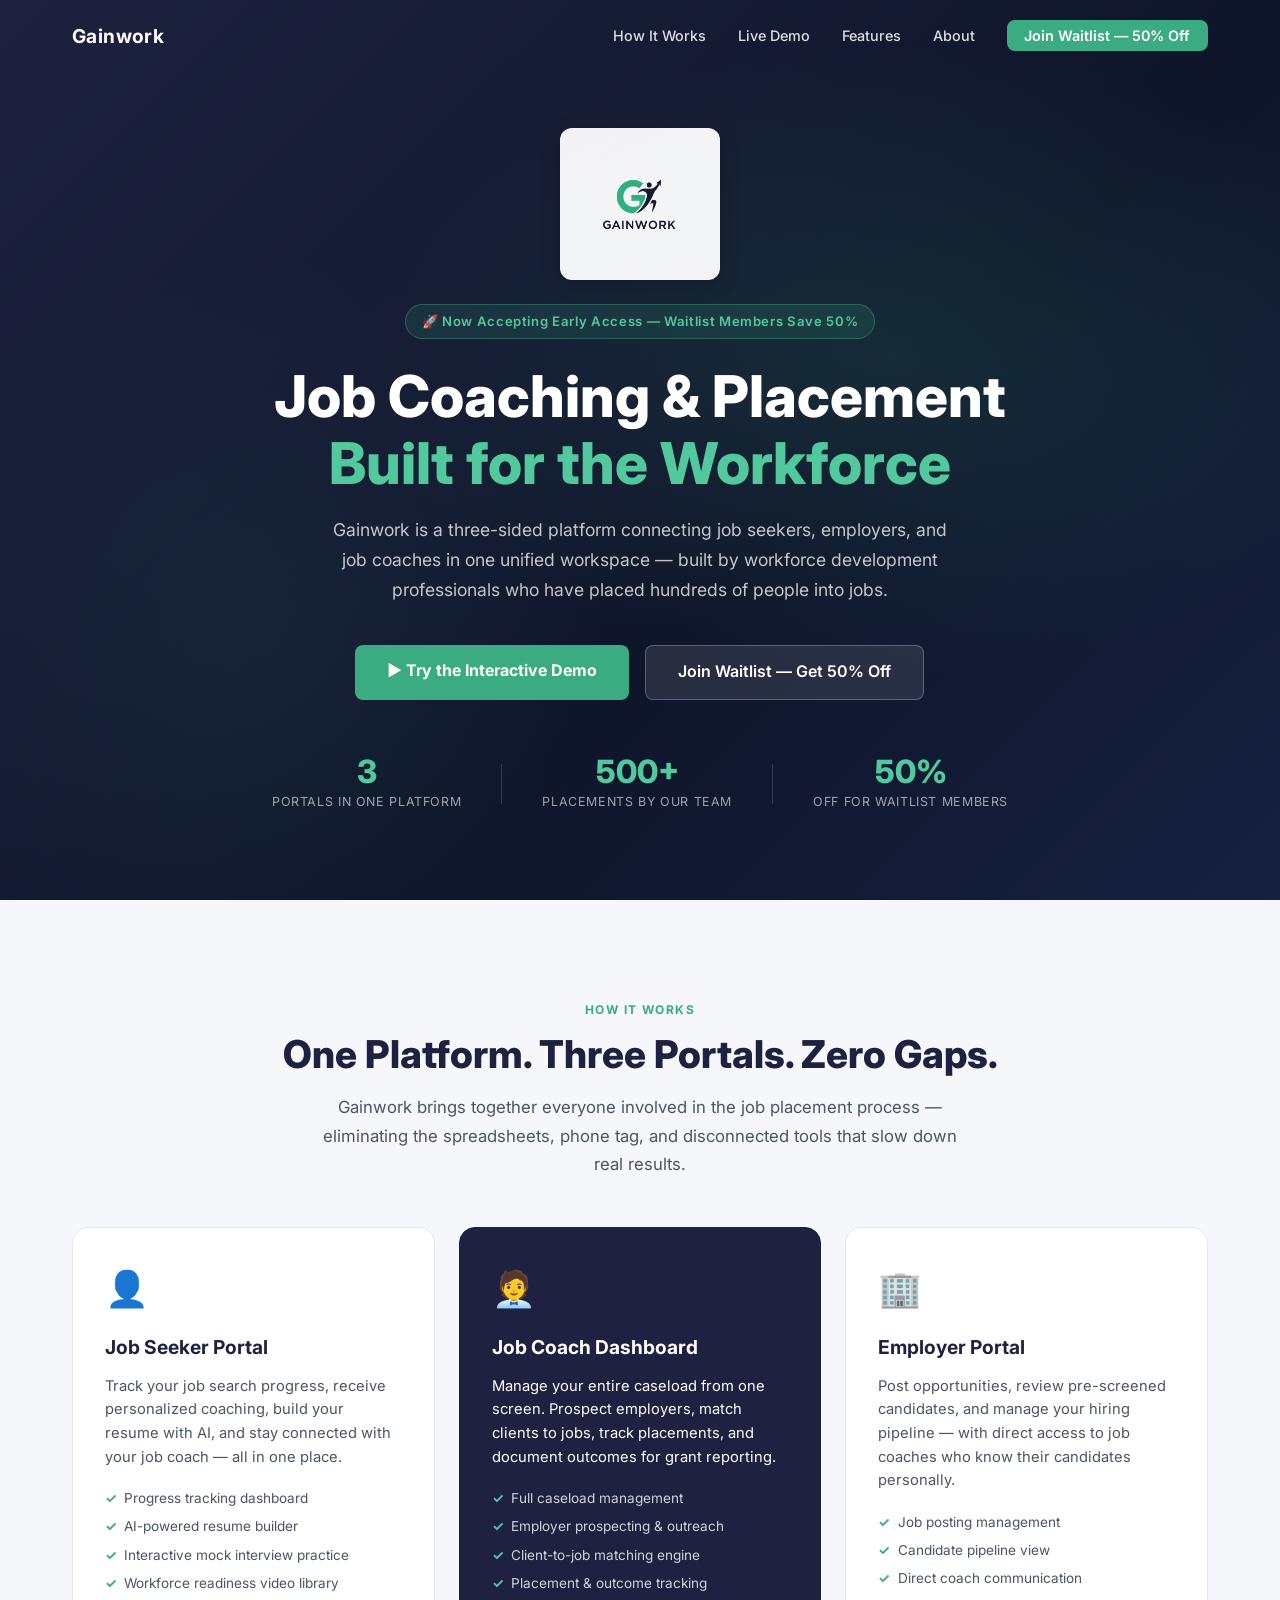
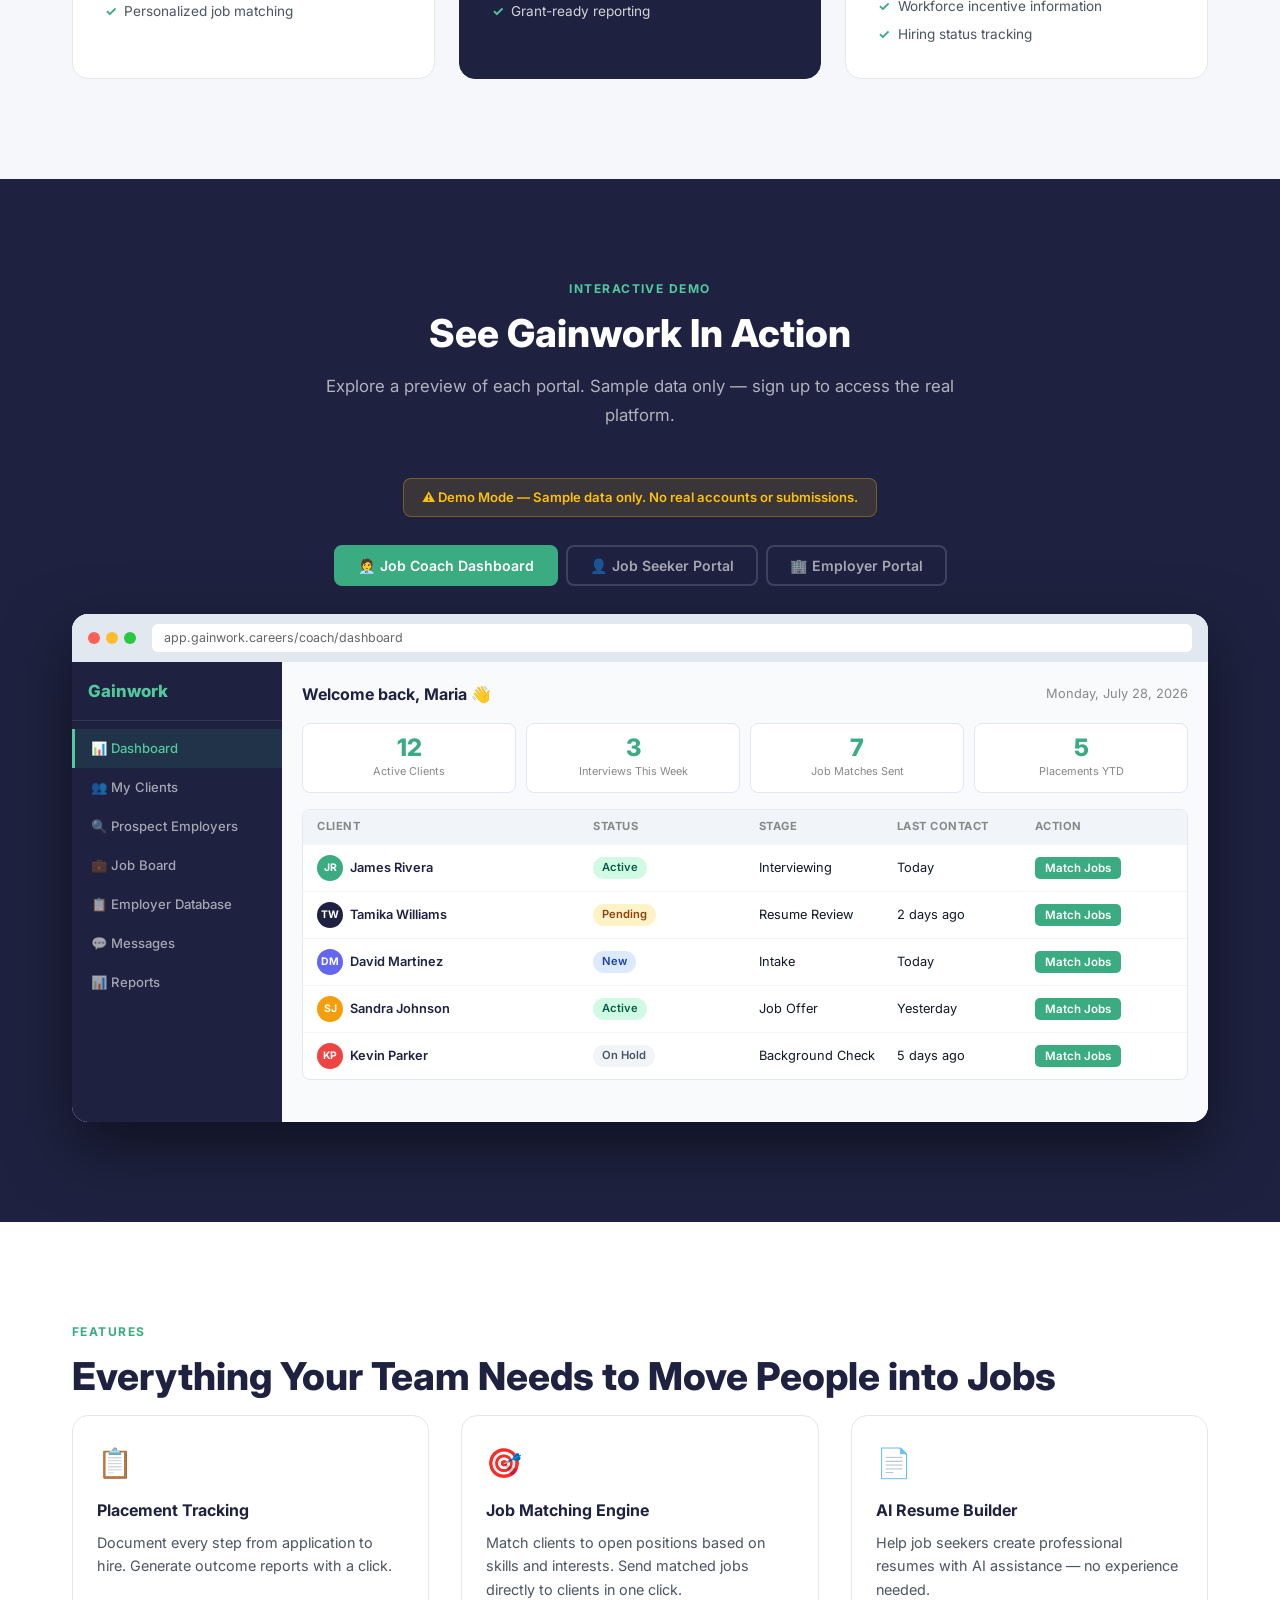
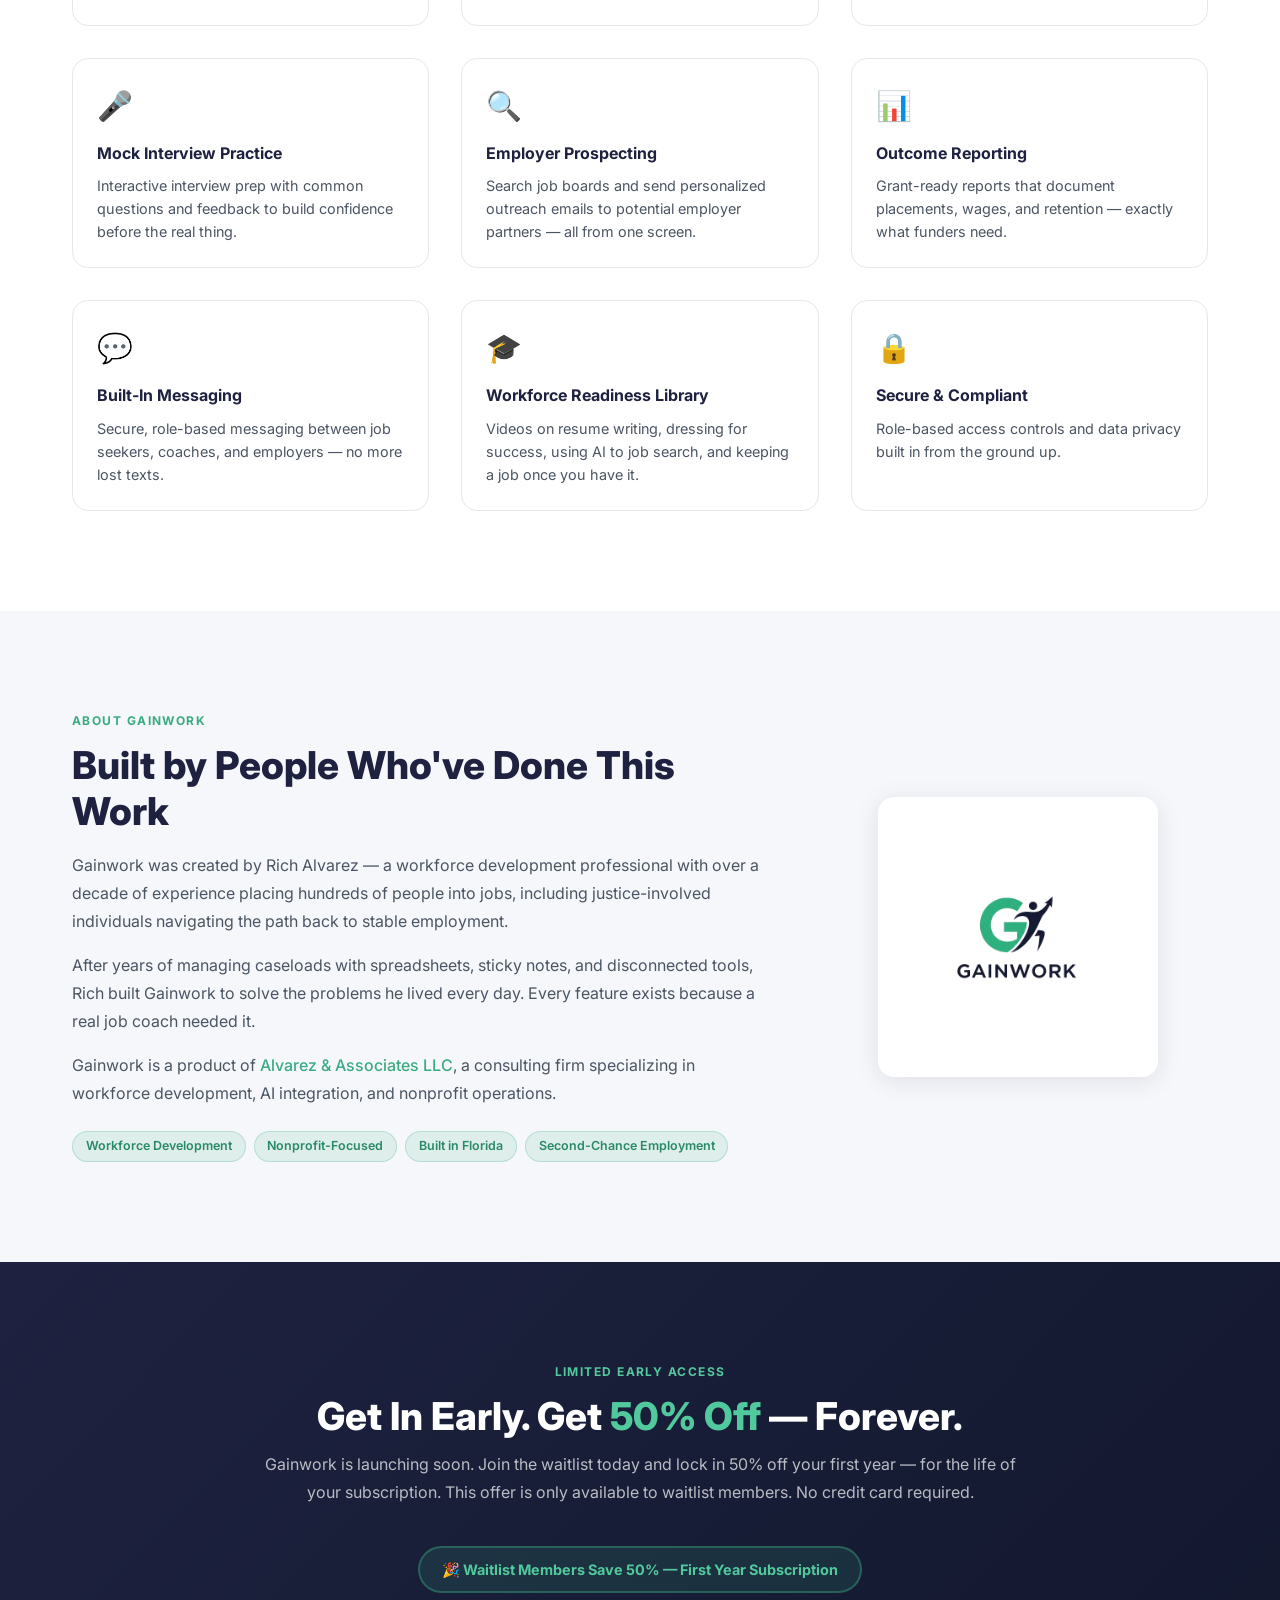
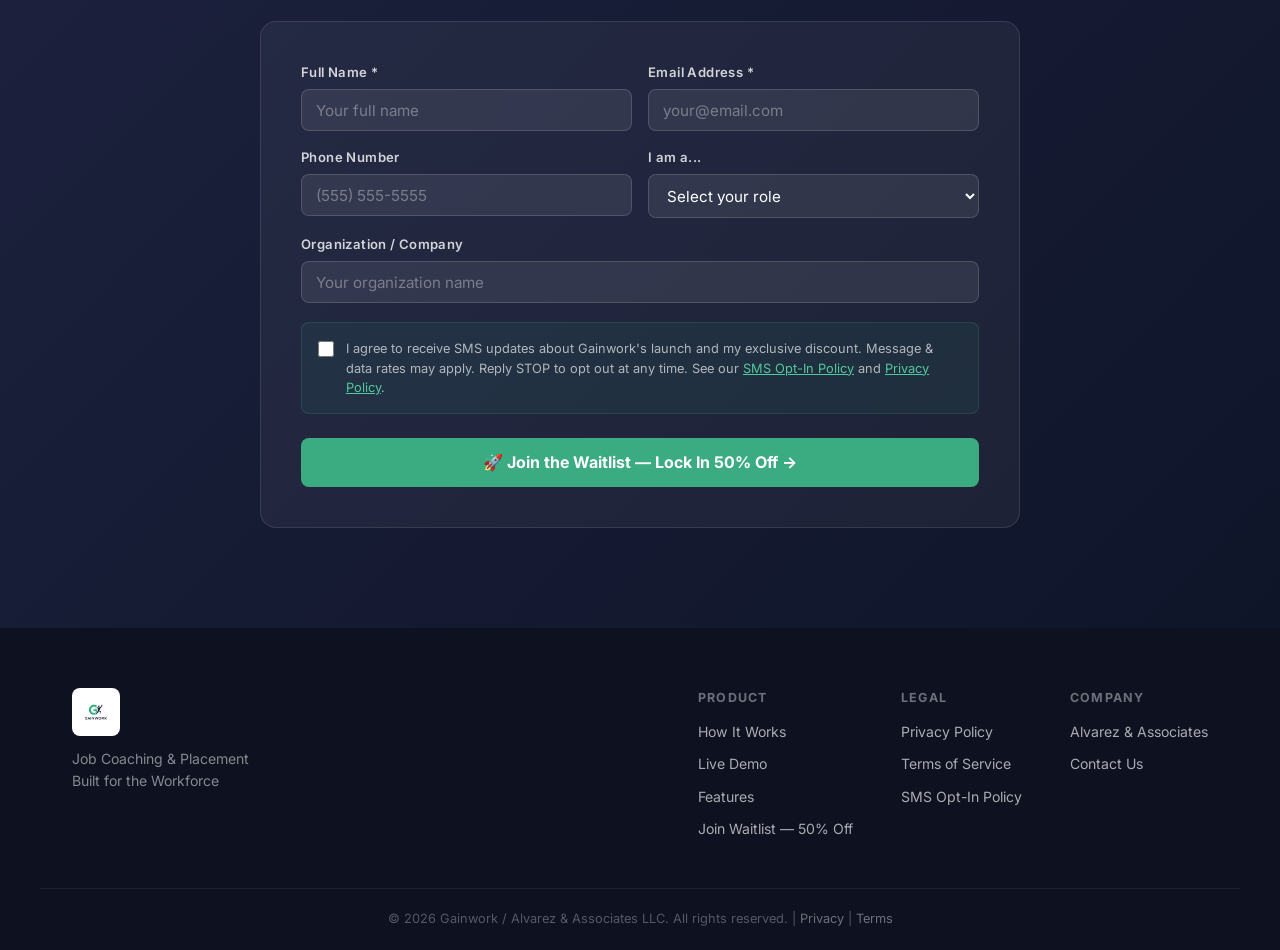
<file: index.html>
<!DOCTYPE html>
<html lang="en">
<head>
  <meta charset="UTF-8" />
  <meta name="viewport" content="width=device-width, initial-scale=1.0" />
  <meta http-equiv="Cache-Control" content="no-cache, no-store, must-revalidate" />
  <meta http-equiv="Pragma" content="no-cache" />
  <meta http-equiv="Expires" content="0" />
  <title>Gainwork — Job Coaching & Placement Platform</title>
  <meta name="description" content="Gainwork is a three-sided job development platform connecting job seekers, employers, and job coaches in one unified workspace. Join the waitlist and get 50% off at launch." />
  <meta name="keywords" content="job coaching platform, job placement software, workforce development app, job seeker portal, employer portal, job coach dashboard, gainwork" />
  <meta name="author" content="Gainwork" />

  <!-- Open Graph -->
  <meta property="og:type" content="website" />
  <meta property="og:url" content="https://gainwork.careers/" />
  <meta property="og:title" content="Gainwork — Job Coaching & Placement Platform" />
  <meta property="og:description" content="A three-sided platform connecting job seekers, employers, and job coaches. Join the waitlist for 50% off at launch." />
  <meta property="og:image" content="https://gainwork.careers/GainworkLogo.png" />

  <!-- Twitter -->
  <meta property="twitter:card" content="summary_large_image" />
  <meta property="twitter:url" content="https://gainwork.careers/" />
  <meta property="twitter:title" content="Gainwork — Job Coaching & Placement Platform" />
  <meta property="twitter:description" content="A three-sided platform connecting job seekers, employers, and job coaches. Join the waitlist for 50% off at launch." />
  <meta property="twitter:image" content="https://gainwork.careers/GainworkLogo.png" />

  <link rel="canonical" href="https://gainwork.careers/" />
  <link rel="preconnect" href="https://fonts.googleapis.com" />
  <link rel="preconnect" href="https://fonts.gstatic.com" crossorigin />
  <link href="https://fonts.googleapis.com/css2?family=Inter:wght@300;400;500;600;700;800&display=swap" rel="stylesheet" />
  <link rel="stylesheet" href="styles.css?v=7" />
</head>
<body>

  <!-- NAVBAR -->
  <nav class="navbar" id="navbar">
    <div class="nav-container">
      <a href="#home" class="nav-logo">
        <span class="logo-name">Gainwork</span>
      </a>
      <ul class="nav-links" id="navLinks">
        <li><a href="#how-it-works">How It Works</a></li>
        <li><a href="#demo">Live Demo</a></li>
        <li><a href="#features">Features</a></li>
        <li><a href="#about">About</a></li>
        <li><a href="#waitlist" class="nav-cta">Join Waitlist — 50% Off</a></li>
      </ul>
      <button class="nav-toggle" id="navToggle" aria-label="Toggle navigation">
        <span></span><span></span><span></span>
      </button>
    </div>
  </nav>

  <!-- HERO -->
  <section class="hero" id="home">
    <div class="hero-bg"></div>
    <div class="hero-content">
      <img src="GainworkLogo.png" alt="Gainwork" class="hero-logo-large" />
      <div class="hero-badge">🚀 Now Accepting Early Access — Waitlist Members Save 50%</div>
      <h1>Job Coaching &amp; Placement<br /><span class="accent">Built for the Workforce</span></h1>
      <p class="hero-sub">Gainwork is a three-sided platform connecting job seekers, employers, and job coaches in one unified workspace — built by workforce development professionals who have placed hundreds of people into jobs.</p>
      <div class="hero-actions">
        <a href="#demo" class="btn-primary">▶ Try the Interactive Demo</a>
        <a href="#waitlist" class="btn-secondary">Join Waitlist — Get 50% Off</a>
      </div>
      <div class="hero-stats">
        <div class="stat">
          <span class="stat-num">3</span>
          <span class="stat-label">Portals in One Platform</span>
        </div>
        <div class="stat-divider"></div>
        <div class="stat">
          <span class="stat-num">500+</span>
          <span class="stat-label">Placements by Our Team</span>
        </div>
        <div class="stat-divider"></div>
        <div class="stat">
          <span class="stat-num">50%</span>
          <span class="stat-label">Off for Waitlist Members</span>
        </div>
      </div>
    </div>
  </section>

  <!-- HOW IT WORKS -->
  <section class="how-it-works" id="how-it-works">
    <div class="container">
      <div class="section-label">How It Works</div>
      <h2>One Platform. Three Portals. Zero Gaps.</h2>
      <p class="section-sub">Gainwork brings together everyone involved in the job placement process — eliminating the spreadsheets, phone tag, and disconnected tools that slow down real results.</p>
      <div class="portals-grid">
        <div class="portal-card">
          <div class="portal-icon">👤</div>
          <h3>Job Seeker Portal</h3>
          <p>Track your job search progress, receive personalized coaching, build your resume with AI, and stay connected with your job coach — all in one place.</p>
          <ul class="portal-features">
            <li>Progress tracking dashboard</li>
            <li>AI-powered resume builder</li>
            <li>Interactive mock interview practice</li>
            <li>Workforce readiness video library</li>
            <li>Personalized job matching</li>
          </ul>
        </div>
        <div class="portal-card portal-card--center">
          <div class="portal-icon">🧑‍💼</div>
          <h3>Job Coach Dashboard</h3>
          <p>Manage your entire caseload from one screen. Prospect employers, match clients to jobs, track placements, and document outcomes for grant reporting.</p>
          <ul class="portal-features">
            <li>Full caseload management</li>
            <li>Employer prospecting &amp; outreach</li>
            <li>Client-to-job matching engine</li>
            <li>Placement &amp; outcome tracking</li>
            <li>Grant-ready reporting</li>
          </ul>
        </div>
        <div class="portal-card">
          <div class="portal-icon">🏢</div>
          <h3>Employer Portal</h3>
          <p>Post opportunities, review pre-screened candidates, and manage your hiring pipeline — with direct access to job coaches who know their candidates personally.</p>
          <ul class="portal-features">
            <li>Job posting management</li>
            <li>Candidate pipeline view</li>
            <li>Direct coach communication</li>
            <li>Workforce incentive information</li>
            <li>Hiring status tracking</li>
          </ul>
        </div>
      </div>
    </div>
  </section>

  <!-- INTERACTIVE DEMO -->
  <section class="demo-section" id="demo">
    <div class="container">
      <div class="section-label" style="color:var(--green-light)">Interactive Demo</div>
      <h2 style="color:white">See Gainwork <span class="accent">In Action</span></h2>
      <p class="section-sub" style="color:rgba(255,255,255,0.65)">Explore a preview of each portal. Sample data only — sign up to access the real platform.</p>
      <div class="demo-warning">⚠️ Demo Mode — Sample data only. No real accounts or submissions.</div>
      <div class="demo-tabs">
        <button class="demo-tab active" onclick="switchDemo('coach', this)">🧑‍💼 Job Coach Dashboard</button>
        <button class="demo-tab" onclick="switchDemo('seeker', this)">👤 Job Seeker Portal</button>
        <button class="demo-tab" onclick="switchDemo('employer', this)">🏢 Employer Portal</button>
      </div>

      <!-- Job Coach Demo -->
      <div id="demo-coach" class="demo-panel active">
        <div class="demo-window">
          <div class="demo-titlebar">
            <span class="demo-dot red"></span>
            <span class="demo-dot yellow"></span>
            <span class="demo-dot green"></span>
            <span class="demo-url">app.gainwork.careers/coach/dashboard</span>
          </div>
          <div class="demo-body">
            <div class="jc-layout">
              <div class="jc-sidebar">
                <div class="jc-sidebar-logo"><span>Gainwork</span></div>
                <div class="jc-nav-item active" onclick="showCoachView('dashboard', this)">📊 Dashboard</div>
                <div class="jc-nav-item" onclick="showCoachView('clients', this)">👥 My Clients</div>
                <div class="jc-nav-item" onclick="showCoachView('prospect', this)">🔍 Prospect Employers</div>
                <div class="jc-nav-item" onclick="showCoachView('jobboard', this)">💼 Job Board</div>
                <div class="jc-nav-item" onclick="showCoachView('empdb', this)">📋 Employer Database</div>
                <div class="jc-nav-item" onclick="showCoachView('messages', this)">💬 Messages</div>
                <div class="jc-nav-item" onclick="showCoachView('reports', this)">📊 Reports</div>
              </div>
              <div class="jc-main">
                <div class="jc-header">
                  <h3>Welcome back, Maria 👋</h3>
                  <span style="font-size:0.8rem;color:#888">Monday, July 28, 2026</span>
                </div>
                <div class="jc-stats">
                  <div class="jc-stat-card"><div class="jc-num">12</div><div class="jc-lbl">Active Clients</div></div>
                  <div class="jc-stat-card"><div class="jc-num">3</div><div class="jc-lbl">Interviews This Week</div></div>
                  <div class="jc-stat-card"><div class="jc-num">7</div><div class="jc-lbl">Job Matches Sent</div></div>
                  <div class="jc-stat-card"><div class="jc-num">5</div><div class="jc-lbl">Placements YTD</div></div>
                </div>
                <div class="jc-table">
                  <div class="jc-table-header">
                    <span>Client</span><span>Status</span><span>Stage</span><span>Last Contact</span><span>Action</span>
                  </div>
                  <div class="jc-table-row">
                    <span class="jc-name"><span class="jc-avatar" style="background:#3BAB82">JR</span>James Rivera</span>
                    <span><span class="pill pill-green">Active</span></span>
                    <span>Interviewing</span>
                    <span>Today</span>
                    <span><button class="match-btn" onclick="openMatchModal('James Rivera')">Match Jobs</button></span>
                  </div>
                  <div class="jc-table-row">
                    <span class="jc-name"><span class="jc-avatar" style="background:#1E2240">TW</span>Tamika Williams</span>
                    <span><span class="pill pill-yellow">Pending</span></span>
                    <span>Resume Review</span>
                    <span>2 days ago</span>
                    <span><button class="match-btn" onclick="openMatchModal('Tamika Williams')">Match Jobs</button></span>
                  </div>
                  <div class="jc-table-row">
                    <span class="jc-name"><span class="jc-avatar" style="background:#6366f1">DM</span>David Martinez</span>
                    <span><span class="pill pill-blue">New</span></span>
                    <span>Intake</span>
                    <span>Today</span>
                    <span><button class="match-btn" onclick="openMatchModal('David Martinez')">Match Jobs</button></span>
                  </div>
                  <div class="jc-table-row">
                    <span class="jc-name"><span class="jc-avatar" style="background:#f59e0b">SJ</span>Sandra Johnson</span>
                    <span><span class="pill pill-green">Active</span></span>
                    <span>Job Offer</span>
                    <span>Yesterday</span>
                    <span><button class="match-btn" onclick="openMatchModal('Sandra Johnson')">Match Jobs</button></span>
                  </div>
                  <div class="jc-table-row">
                    <span class="jc-name"><span class="jc-avatar" style="background:#ef4444">KP</span>Kevin Parker</span>
                    <span><span class="pill pill-gray">On Hold</span></span>
                    <span>Background Check</span>
                    <span>5 days ago</span>
                    <span><button class="match-btn" onclick="openMatchModal('Kevin Parker')">Match Jobs</button></span>
                  </div>
                </div>
              </div>
            </div>
          </div>
        </div>
      </div>

      <!-- Job Seeker Demo -->
      <div id="demo-seeker" class="demo-panel">
        <div class="demo-window">
          <div class="demo-titlebar">
            <span class="demo-dot red"></span>
            <span class="demo-dot yellow"></span>
            <span class="demo-dot green"></span>
            <span class="demo-url">app.gainwork.careers/portal</span>
          </div>
          <div class="demo-body">
            <div class="js-layout">
              <div class="js-sidebar">
                <div class="js-sidebar-logo"><span>Gainwork</span></div>
                <div class="js-nav-item active" onclick="showSeekerView('dashboard', this)">🏠 My Dashboard</div>
                <div class="js-nav-item" onclick="showSeekerView('resume', this)">📄 My Resume</div>
                <div class="js-nav-item" onclick="showSeekerView('matches', this)">💼 Job Matches</div>
                <div class="js-nav-item" onclick="showSeekerView('interview', this)">🎤 Mock Interview</div>
                <div class="js-nav-item" onclick="showSeekerView('learn', this)">🎓 Learn</div>
                <div class="js-nav-item" onclick="showSeekerView('coach', this)">💬 My Coach</div>
              </div>
              <div class="js-main">
                <div class="js-welcome">
                  <h3>Good morning, James! 👋</h3>
                  <p>You have 3 new job matches and a message from your coach.</p>
                  <div class="js-progress">
                    <div class="js-progress-label"><span>Profile Completion</span><span>65%</span></div>
                    <div class="js-progress-bar"><div class="js-progress-fill"></div></div>
                  </div>
                </div>
                <div class="js-cards">
                  <div class="js-card" onclick="showSeekerView('resume', document.querySelector('.js-nav-item:nth-child(2)'))" style="cursor:pointer;">
                    <div class="js-card-icon">📄</div>
                    <h4>Build My Resume</h4>
                    <p>AI-powered resume builder</p>
                  </div>
                  <div class="js-card" onclick="showSeekerView('interview', document.querySelector('.js-nav-item:nth-child(4)'))" style="cursor:pointer;">
                    <div class="js-card-icon">🎤</div>
                    <h4>Practice Interview</h4>
                    <p>Interactive mock questions</p>
                  </div>
                  <div class="js-card" onclick="showSeekerView('learn', document.querySelector('.js-nav-item:nth-child(5)'))" style="cursor:pointer;">
                    <div class="js-card-icon">🎓</div>
                    <h4>Watch &amp; Learn</h4>
                    <p>Workforce readiness videos</p>
                  </div>
                  <div class="js-card" onclick="showSeekerView('coach', document.querySelector('.js-nav-item:nth-child(6)'))" style="cursor:pointer;">
                    <div class="js-card-icon">💬</div>
                    <h4>Message Coach</h4>
                    <p>1 unread message from Maria</p>
                  </div>
                </div>
                <div class="js-jobs">
                  <div class="js-jobs-header">🎯 Your Job Matches (3 New)</div>
                  <div class="js-job-row" id="apply-row-1">
                    <div><div class="js-job-title">Warehouse Associate</div><div class="js-job-co">Amazon Logistics • Clearwater, FL</div></div>
                    <button class="apply-btn" onclick="applyToJob(this,'Warehouse Associate','Amazon Logistics')">Apply Now</button>
                  </div>
                  <div class="js-job-row" id="apply-row-2">
                    <div><div class="js-job-title">Customer Service Rep</div><div class="js-job-co">Bright House Networks • Tampa, FL</div></div>
                    <button class="apply-btn" onclick="applyToJob(this,'Customer Service Rep','Bright House Networks')">Apply Now</button>
                  </div>
                  <div class="js-job-row" id="apply-row-3">
                    <div><div class="js-job-title">Delivery Driver</div><div class="js-job-co">FedEx Ground • St. Petersburg, FL</div></div>
                    <button class="apply-btn" onclick="applyToJob(this,'Delivery Driver','FedEx Ground')">Apply Now</button>
                  </div>
                </div>
              </div>
            </div>
          </div>
        </div>
      </div>

      <!-- Employer Demo -->
      <div id="demo-employer" class="demo-panel">
        <div class="demo-window">
          <div class="demo-titlebar">
            <span class="demo-dot red"></span>
            <span class="demo-dot yellow"></span>
            <span class="demo-dot green"></span>
            <span class="demo-url">app.gainwork.careers/employer</span>
          </div>
          <div class="demo-body">
            <div class="emp-layout">
              <div class="emp-header">
                <h3>Your Job Postings</h3>
                <button class="emp-post-btn" onclick="openPostJobForm()">+ Post a New Job</button>
              </div>
              <!-- Post Job Form (hidden by default) -->
              <div id="post-job-form" style="display:none;background:#f0faf6;border:1.5px solid #3EBF8F;border-radius:10px;padding:16px 18px;margin-bottom:14px;">
                <div style="font-weight:700;color:#1E2A4A;margin-bottom:10px;">📋 Post a New Job</div>
                <div style="display:flex;flex-direction:column;gap:8px;">
                  <input id="new-job-title" type="text" placeholder="Job Title (e.g. Forklift Operator)" style="padding:8px 10px;border:1px solid #ccc;border-radius:6px;font-size:0.85rem;" />
                  <input id="new-job-location" type="text" placeholder="Location (e.g. Tampa, FL)" style="padding:8px 10px;border:1px solid #ccc;border-radius:6px;font-size:0.85rem;" />
                  <input id="new-job-pay" type="text" placeholder="Pay Range (e.g. $16–$20/hr)" style="padding:8px 10px;border:1px solid #ccc;border-radius:6px;font-size:0.85rem;" />
                  <div style="display:flex;gap:8px;margin-top:4px;">
                    <button onclick="submitNewJob()" style="background:#3EBF8F;color:#fff;border:none;padding:8px 18px;border-radius:6px;font-weight:700;cursor:pointer;">Post Job</button>
                    <button onclick="document.getElementById('post-job-form').style.display='none'" style="background:#eee;color:#333;border:none;padding:8px 14px;border-radius:6px;cursor:pointer;">Cancel</button>
                  </div>
                </div>
              </div>
              <div class="emp-jobs">
                <div class="emp-job-card">
                  <div class="emp-job-info">
                    <h4>Warehouse Associate — Full Time</h4>
                    <p>Posted 3 days ago • Clearwater, FL • $16–$19/hr</p>
                    <div class="emp-tags">
                      <span class="emp-tag">Full Time</span>
                      <span class="emp-tag">Entry Level</span>
                      <span class="emp-tag">Immediate Start</span>
                    </div>
                  </div>
                  <div class="emp-job-stats">
                    <div class="emp-big">8</div>
                    <div class="emp-small">Applicants</div>
                    <button class="view-btn" onclick="openCandidatesModal('Warehouse Associate')">View Candidates</button>
                  </div>
                </div>
                <div class="emp-job-card">
                  <div class="emp-job-info">
                    <h4>Customer Service Representative</h4>
                    <p>Posted 1 week ago • Tampa, FL • $15–$17/hr</p>
                    <div class="emp-tags">
                      <span class="emp-tag">Full Time</span>
                      <span class="emp-tag">Training Provided</span>
                    </div>
                  </div>
                  <div class="emp-job-stats">
                    <div class="emp-big">14</div>
                    <div class="emp-small">Applicants</div>
                    <button class="view-btn" onclick="openCandidatesModal('Customer Service Rep')">View Candidates</button>
                  </div>
                </div>
                <div class="emp-job-card">
                  <div class="emp-job-info">
                    <h4>Delivery Driver — CDL Not Required</h4>
                    <p>Posted 2 weeks ago • St. Petersburg, FL • $18–$22/hr</p>
                    <div class="emp-tags">
                      <span class="emp-tag">Full Time</span>
                      <span class="emp-tag">Benefits</span>
                      <span class="emp-tag">WOTC Eligible</span>
                    </div>
                  </div>
                  <div class="emp-job-stats">
                    <div class="emp-big">6</div>
                    <div class="emp-small">Applicants</div>
                    <button class="view-btn" onclick="openCandidatesModal('Delivery Driver')">View Candidates</button>
                  </div>
                </div>
                <!-- Dynamic new jobs added here -->
                <div id="emp-new-jobs"></div>
              </div>
            </div>
          </div>
        </div>
      </div>
    </div>
  </section>

  <!-- FEATURES -->
  <section class="features" id="features">
    <div class="container">
      <div class="section-label">Features</div>
      <h2>Everything Your Team Needs to Move People into Jobs</h2>
      <div class="features-grid">
        <div class="feature-item">
          <div class="feature-icon">📋</div>
          <h4>Placement Tracking</h4>
          <p>Document every step from application to hire. Generate outcome reports with a click.</p>
        </div>
        <div class="feature-item">
          <div class="feature-icon">🎯</div>
          <h4>Job Matching Engine</h4>
          <p>Match clients to open positions based on skills and interests. Send matched jobs directly to clients in one click.</p>
        </div>
        <div class="feature-item">
          <div class="feature-icon">📄</div>
          <h4>AI Resume Builder</h4>
          <p>Help job seekers create professional resumes with AI assistance — no experience needed.</p>
        </div>
        <div class="feature-item">
          <div class="feature-icon">🎤</div>
          <h4>Mock Interview Practice</h4>
          <p>Interactive interview prep with common questions and feedback to build confidence before the real thing.</p>
        </div>
        <div class="feature-item">
          <div class="feature-icon">🔍</div>
          <h4>Employer Prospecting</h4>
          <p>Search job boards and send personalized outreach emails to potential employer partners — all from one screen.</p>
        </div>
        <div class="feature-item">
          <div class="feature-icon">📊</div>
          <h4>Outcome Reporting</h4>
          <p>Grant-ready reports that document placements, wages, and retention — exactly what funders need.</p>
        </div>
        <div class="feature-item">
          <div class="feature-icon">💬</div>
          <h4>Built-In Messaging</h4>
          <p>Secure, role-based messaging between job seekers, coaches, and employers — no more lost texts.</p>
        </div>
        <div class="feature-item">
          <div class="feature-icon">🎓</div>
          <h4>Workforce Readiness Library</h4>
          <p>Videos on resume writing, dressing for success, using AI to job search, and keeping a job once you have it.</p>
        </div>
        <div class="feature-item">
          <div class="feature-icon">🔒</div>
          <h4>Secure &amp; Compliant</h4>
          <p>Role-based access controls and data privacy built in from the ground up.</p>
        </div>
      </div>
    </div>
  </section>

  <!-- ABOUT -->
  <section class="about" id="about">
    <div class="container about-inner">
      <div class="about-text">
        <div class="section-label">About Gainwork</div>
        <h2>Built by People Who've Done This Work</h2>
        <p>Gainwork was created by Rich Alvarez — a workforce development professional with over a decade of experience placing hundreds of people into jobs, including justice-involved individuals navigating the path back to stable employment.</p>
        <p>After years of managing caseloads with spreadsheets, sticky notes, and disconnected tools, Rich built Gainwork to solve the problems he lived every day. Every feature exists because a real job coach needed it.</p>
        <p>Gainwork is a product of <a href="https://alvarezassociatesfl.com" target="_blank">Alvarez &amp; Associates LLC</a>, a consulting firm specializing in workforce development, AI integration, and nonprofit operations.</p>
        <div class="about-badges">
          <span class="badge">Workforce Development</span>
          <span class="badge">Nonprofit-Focused</span>
          <span class="badge">Built in Florida</span>
          <span class="badge">Second-Chance Employment</span>
        </div>
      </div>
      <div class="about-logo">
        <img src="GainworkLogo.png" alt="Gainwork" />
      </div>
    </div>
  </section>

  <!-- WAITLIST -->
  <section class="waitlist" id="waitlist">
    <div class="container">
      <div class="waitlist-card">
        <div class="section-label" style="color:var(--green-light)">Limited Early Access</div>
        <h2>Get In Early. Get <span class="accent">50% Off</span> — Forever.</h2>
        <p class="waitlist-sub">Gainwork is launching soon. Join the waitlist today and lock in 50% off your first year — for the life of your subscription. This offer is only available to waitlist members. No credit card required.</p>
        <div class="discount-badge">🎉 Waitlist Members Save 50% — First Year Subscription</div>
        <form class="waitlist-form" id="waitlistForm" action="https://formspree.io/f/mdavnzlg" method="POST">
          <div class="form-row">
            <div class="form-group">
              <label for="name">Full Name *</label>
              <input type="text" id="name" name="name" placeholder="Your full name" required />
            </div>
            <div class="form-group">
              <label for="email">Email Address *</label>
              <input type="email" id="email" name="email" placeholder="your@email.com" required />
            </div>
          </div>
          <div class="form-row">
            <div class="form-group">
              <label for="phone">Phone Number</label>
              <input type="tel" id="phone" name="phone" placeholder="(555) 555-5555" />
            </div>
            <div class="form-group">
              <label for="role">I am a...</label>
              <select id="role" name="role">
                <option value="">Select your role</option>
                <option value="job-coach">Job Coach / Employment Specialist</option>
                <option value="nonprofit-director">Nonprofit Director / Program Manager</option>
                <option value="employer">Employer / HR</option>
                <option value="job-seeker">Job Seeker</option>
                <option value="other">Other</option>
              </select>
            </div>
          </div>
          <div class="form-group form-group--full">
            <label for="org">Organization / Company</label>
            <input type="text" id="org" name="organization" placeholder="Your organization name" />
          </div>
          <div class="sms-consent">
            <label class="checkbox-label">
              <input type="checkbox" name="sms_consent" value="yes" />
              <span>I agree to receive SMS updates about Gainwork's launch and my exclusive discount. Message &amp; data rates may apply. Reply STOP to opt out at any time. See our <a href="opt-in.html">SMS Opt-In Policy</a> and <a href="privacy.html">Privacy Policy</a>.</span>
            </label>
          </div>
          <input type="hidden" name="_subject" value="New Gainwork Waitlist Signup — 50% Discount" />
          <input type="hidden" name="source" value="gainwork.careers waitlist" />
          <button type="submit" class="btn-submit">🚀 Join the Waitlist — Lock In 50% Off →</button>
        </form>
        <div class="waitlist-success" id="waitlistSuccess" style="display:none">
          <div style="font-size:3rem;margin-bottom:12px">🎉</div>
          <h3 style="color:white;margin-bottom:8px">You're on the list!</h3>
          <p style="color:rgba(255,255,255,0.75)">We'll send your exclusive 50% discount code when Gainwork launches. Thank you!</p>
        </div>
      </div>
    </div>
  </section>

  <!-- FOOTER -->
  <footer class="footer">
    <div class="container footer-inner">
      <div class="footer-brand">
        <img src="GainworkLogo.png" alt="Gainwork" class="footer-logo" />
        <p>Job Coaching &amp; Placement<br />Built for the Workforce</p>
      </div>
      <div class="footer-links">
        <div class="footer-col">
          <h5>Product</h5>
          <a href="#how-it-works">How It Works</a>
          <a href="#demo">Live Demo</a>
          <a href="#features">Features</a>
          <a href="#waitlist">Join Waitlist — 50% Off</a>
        </div>
        <div class="footer-col">
          <h5>Legal</h5>
          <a href="privacy.html">Privacy Policy</a>
          <a href="terms.html">Terms of Service</a>
          <a href="opt-in.html">SMS Opt-In Policy</a>
        </div>
        <div class="footer-col">
          <h5>Company</h5>
          <a href="https://alvarezassociatesfl.com" target="_blank">Alvarez &amp; Associates</a>
          <a href="mailto:rich@alvarezassociatesfl.com">Contact Us</a>
        </div>
      </div>
    </div>
    <div class="footer-bottom">
      <p>© 2026 Gainwork / Alvarez &amp; Associates LLC. All rights reserved. | <a href="privacy.html">Privacy</a> | <a href="terms.html">Terms</a></p>
    </div>
  </footer>

    <!-- Demo Modals -->
  <div id="demo-modal-overlay" onclick="closeAllModals()" style="display:none;position:fixed;inset:0;background:rgba(0,0,0,0.55);z-index:9000;"></div>

  <!-- Match Jobs Modal (Job Coach) -->
  <div id="modal-match" style="display:none;position:fixed;top:50%;left:50%;transform:translate(-50%,-50%);background:#fff;border-radius:14px;padding:28px 28px 22px;width:min(480px,92vw);z-index:9001;box-shadow:0 20px 60px rgba(0,0,0,0.25);">
    <div style="display:flex;justify-content:space-between;align-items:center;margin-bottom:16px;">
      <h3 id="modal-match-title" style="margin:0;font-size:1.05rem;color:#1E2A4A;">🎯 Job Matches</h3>
      <button onclick="closeAllModals()" style="background:none;border:none;font-size:1.3rem;cursor:pointer;color:#888;">✕</button>
    </div>
    <div id="modal-match-body"></div>
    <div id="modal-match-sent" style="display:none;text-align:center;padding:18px 0;">
      <div style="font-size:2rem;">✅</div>
      <div style="font-weight:700;color:#3EBF8F;font-size:1.05rem;margin-top:8px;">Jobs sent successfully!</div>
      <div id="modal-match-sent-name" style="color:#555;font-size:0.9rem;margin-top:4px;"></div>
      <button onclick="closeAllModals()" style="margin-top:16px;background:#3EBF8F;color:#fff;border:none;padding:9px 24px;border-radius:7px;font-weight:700;cursor:pointer;">Done</button>
    </div>
  </div>

  <!-- Apply Confirmation Modal (Job Seeker) -->
  <div id="modal-apply" style="display:none;position:fixed;top:50%;left:50%;transform:translate(-50%,-50%);background:#fff;border-radius:14px;padding:28px;width:min(440px,92vw);z-index:9001;box-shadow:0 20px 60px rgba(0,0,0,0.25);">
    <div style="display:flex;justify-content:space-between;align-items:center;margin-bottom:14px;">
      <h3 id="modal-apply-title" style="margin:0;font-size:1rem;color:#1E2A4A;">💼 Apply for Job</h3>
      <button onclick="closeAllModals()" style="background:none;border:none;font-size:1.3rem;cursor:pointer;color:#888;">✕</button>
    </div>
    <!-- Step 1 -->
    <div id="apply-step-1">
      <div id="apply-job-summary" style="background:#f0faf6;border-radius:8px;padding:14px;margin-bottom:14px;font-size:0.9rem;color:#1E2A4A;"></div>
      <p style="font-size:0.88rem;color:#555;margin-bottom:14px;">Your resume and profile will be shared with this employer. Your job coach Maria will be notified.</p>
      <div style="display:flex;gap:10px;">
        <button id="apply-confirm-btn" onclick="confirmApply()" style="flex:1;background:#3EBF8F;color:#fff;border:none;padding:10px;border-radius:7px;font-weight:700;cursor:pointer;">✅ Confirm Application</button>
        <button onclick="closeAllModals()" style="background:#eee;color:#333;border:none;padding:10px 14px;border-radius:7px;cursor:pointer;">Cancel</button>
      </div>
    </div>
    <!-- Step 2 -->
    <div id="apply-step-2" style="display:none;text-align:center;padding:10px 0;">
      <div style="font-size:2.2rem;">🎉</div>
      <div style="font-weight:700;color:#3EBF8F;font-size:1.05rem;margin-top:10px;">Application Submitted!</div>
      <div id="apply-success-msg" style="color:#555;font-size:0.88rem;margin-top:6px;line-height:1.5;"></div>
      <button onclick="closeAllModals()" style="margin-top:18px;background:#1E2A4A;color:#fff;border:none;padding:9px 24px;border-radius:7px;font-weight:700;cursor:pointer;">Back to Dashboard</button>
    </div>
  </div>

  <!-- View Candidates Modal (Employer) -->
  <div id="modal-candidates" style="display:none;position:fixed;top:50%;left:50%;transform:translate(-50%,-50%);background:#fff;border-radius:14px;padding:28px;width:min(500px,92vw);z-index:9001;box-shadow:0 20px 60px rgba(0,0,0,0.25);">
    <div style="display:flex;justify-content:space-between;align-items:center;margin-bottom:16px;">
      <h3 id="modal-candidates-title" style="margin:0;font-size:1rem;color:#1E2A4A;">👥 Candidates</h3>
      <button onclick="closeAllModals()" style="background:none;border:none;font-size:1.3rem;cursor:pointer;color:#888;">✕</button>
    </div>
    <div id="modal-candidates-body"></div>
  </div>

  <!-- Toast notification -->
  <div id="demo-toast" style="display:none;position:fixed;bottom:28px;left:50%;transform:translateX(-50%);background:#1E2A4A;color:#fff;padding:12px 24px;border-radius:30px;font-size:0.9rem;font-weight:600;z-index:9999;box-shadow:0 4px 20px rgba(0,0,0,0.25);"></div>

  <script>
    // Navbar scroll effect
    const navbar = document.getElementById('navbar');
    window.addEventListener('scroll', () => {
      navbar.classList.toggle('scrolled', window.scrollY > 20);
    });
    // Mobile nav toggle
    const toggle = document.getElementById('navToggle');
    const navLinks = document.getElementById('navLinks');
    toggle.addEventListener('click', () => {
      navLinks.classList.toggle('open');
      toggle.classList.toggle('open');
    });
    document.querySelectorAll('.nav-links a').forEach(a => {
      a.addEventListener('click', () => {
        navLinks.classList.remove('open');
        toggle.classList.remove('open');
      });
    });
    // Demo panel switching
    function switchDemo(panel, btn) {
      document.querySelectorAll('.demo-tab').forEach(b => b.classList.remove('active'));
      document.querySelectorAll('.demo-panel').forEach(p => p.classList.remove('active'));
      btn.classList.add('active');
      document.getElementById('demo-' + panel).classList.add('active');
    }

    // ---- DEMO INTERACTIVITY ----

    function showToast(msg) {
      const t = document.getElementById('demo-toast');
      t.textContent = msg;
      t.style.display = 'block';
      setTimeout(() => { t.style.display = 'none'; }, 3000);
    }

    function closeAllModals() {
      document.getElementById('demo-modal-overlay').style.display = 'none';
      ['modal-match','modal-apply','modal-candidates'].forEach(id => {
        document.getElementById(id).style.display = 'none';
      });
      // Reset apply steps
      document.getElementById('apply-step-1').style.display = 'block';
      document.getElementById('apply-step-2').style.display = 'none';
      // Reset match modal
      document.getElementById('modal-match-body').style.display = 'block';
      document.getElementById('modal-match-sent').style.display = 'none';
    }

    function openModal(id) {
      document.getElementById('demo-modal-overlay').style.display = 'block';
      document.getElementById(id).style.display = 'block';
    }

    // --- Job Coach: Match Jobs ---
    const matchData = [
      { title: 'Warehouse Associate', company: 'Amazon Logistics', location: 'Clearwater, FL', pay: '$16–$19/hr', match: '94%' },
      { title: 'Forklift Operator', company: 'Home Depot Distribution', location: 'Tampa, FL', pay: '$18–$21/hr', match: '88%' },
      { title: 'Production Worker', company: 'Tropicana Foods', location: 'Bradenton, FL', pay: '$15–$17/hr', match: '81%' }
    ];
    let currentMatchClient = '';
    function openMatchModal(clientName) {
      currentMatchClient = clientName;
      document.getElementById('modal-match-title').textContent = '🎯 Job Matches for ' + clientName;
      const body = document.getElementById('modal-match-body');
      body.innerHTML = matchData.map((j,i) => `
        <div style="border:1px solid #e5e7eb;border-radius:9px;padding:12px 14px;margin-bottom:10px;display:flex;justify-content:space-between;align-items:center;">
          <div>
            <div style="font-weight:700;color:#1E2A4A;font-size:0.93rem;">${j.title}</div>
            <div style="font-size:0.8rem;color:#666;margin-top:2px;">${j.company} • ${j.location}</div>
            <div style="font-size:0.8rem;color:#3EBF8F;margin-top:2px;">${j.pay}</div>
          </div>
          <div style="text-align:center;">
            <div style="background:#f0faf6;color:#3EBF8F;font-weight:700;font-size:0.85rem;padding:4px 10px;border-radius:20px;margin-bottom:6px;">${j.match} match</div>
            <button onclick="sendJobToClient(${i})" id="send-btn-${i}" style="background:#3EBF8F;color:#fff;border:none;padding:6px 14px;border-radius:6px;font-size:0.8rem;font-weight:700;cursor:pointer;">Send to Client</button>
          </div>
        </div>
      `).join('');
      body.innerHTML += `<button onclick="sendAllJobs()" style="width:100%;margin-top:4px;background:#1E2A4A;color:#fff;border:none;padding:10px;border-radius:7px;font-weight:700;cursor:pointer;">📤 Send All 3 Matches to ${clientName}</button>`;
      document.getElementById('modal-match-body').style.display = 'block';
      document.getElementById('modal-match-sent').style.display = 'none';
      openModal('modal-match');
    }
    function sendJobToClient(idx) {
      const btn = document.getElementById('send-btn-' + idx);
      btn.textContent = '✅ Sent';
      btn.style.background = '#888';
      btn.disabled = true;
      showToast('✅ ' + matchData[idx].title + ' sent to ' + currentMatchClient);
    }
    function sendAllJobs() {
      document.getElementById('modal-match-body').style.display = 'none';
      document.getElementById('modal-match-sent').style.display = 'block';
      document.getElementById('modal-match-sent-name').textContent = 'All 3 job matches sent to ' + currentMatchClient + '. They will be notified by email.';
    }

    // --- Job Seeker: Apply Now ---
    let currentApplyBtn = null;
    let currentApplyJob = '';
    let currentApplyCo = '';
    function applyToJob(btn, jobTitle, company) {
      if (btn.disabled) return;
      currentApplyBtn = btn;
      currentApplyJob = jobTitle;
      currentApplyCo = company;
      document.getElementById('modal-apply-title').textContent = '💼 Apply — ' + jobTitle;
      document.getElementById('apply-job-summary').innerHTML = `
        <strong>${jobTitle}</strong><br>
        <span style="color:#555;">${company} • Tampa Bay Area, FL</span><br>
        <span style="color:#3EBF8F;font-weight:600;">Entry Level • Immediate Start Available</span>
      `;
      document.getElementById('apply-step-1').style.display = 'block';
      document.getElementById('apply-step-2').style.display = 'none';
      openModal('modal-apply');
    }
    function confirmApply() {
      document.getElementById('apply-step-1').style.display = 'none';
      document.getElementById('apply-step-2').style.display = 'block';
      document.getElementById('apply-success-msg').innerHTML =
        'Your application for <strong>' + currentApplyJob + '</strong> at <strong>' + currentApplyCo + '</strong> has been submitted.<br>Your coach <strong>Maria</strong> has been notified and will follow up with you.';
      if (currentApplyBtn) {
        currentApplyBtn.textContent = '✅ Applied';
        currentApplyBtn.style.background = '#888';
        currentApplyBtn.disabled = true;
      }
    }

    // --- Employer: View Candidates ---
    const candidatesByJob = {
      'Warehouse Associate': [
        { name: 'James Rivera', skills: 'Forklift, Inventory, Reliable Transport', status: 'Ready to Interview', coach: 'Maria S.' },
        { name: 'Kevin Parker', skills: 'Warehouse, Shipping & Receiving', status: 'Background Check Pending', coach: 'Maria S.' },
        { name: 'David Martinez', skills: 'Physical Labor, Teamwork, Punctual', status: 'New Applicant', coach: 'Maria S.' }
      ],
      'Customer Service Rep': [
        { name: 'Tamika Williams', skills: 'Customer Service, MS Office, Bilingual', status: 'Ready to Interview', coach: 'Maria S.' },
        { name: 'Sandra Johnson', skills: 'Call Center, CRM Software, Communication', status: 'Interview Scheduled', coach: 'Maria S.' }
      ],
      'Delivery Driver': [
        { name: 'James Rivera', skills: 'Valid FL License, Clean Record, GPS Navigation', status: 'Ready to Interview', coach: 'Maria S.' },
        { name: 'Kevin Parker', skills: 'Delivery, Route Planning', status: 'Available Immediately', coach: 'Maria S.' }
      ]
    };
    function openCandidatesModal(jobTitle) {
      document.getElementById('modal-candidates-title').textContent = '👥 Candidates — ' + jobTitle;
      const candidates = candidatesByJob[jobTitle] || [];
      document.getElementById('modal-candidates-body').innerHTML = candidates.map(c => `
        <div style="border:1px solid #e5e7eb;border-radius:9px;padding:12px 14px;margin-bottom:10px;">
          <div style="display:flex;justify-content:space-between;align-items:flex-start;">
            <div>
              <div style="font-weight:700;color:#1E2A4A;">${c.name}</div>
              <div style="font-size:0.8rem;color:#666;margin-top:3px;">Skills: ${c.skills}</div>
              <div style="font-size:0.8rem;color:#3EBF8F;margin-top:2px;">Coach: ${c.coach}</div>
            </div>
            <span style="font-size:0.75rem;background:#f0faf6;color:#1E2A4A;padding:3px 9px;border-radius:20px;white-space:nowrap;">${c.status}</span>
          </div>
          <button onclick="scheduleInterview('${c.name}')" style="margin-top:10px;background:#1E2A4A;color:#fff;border:none;padding:7px 16px;border-radius:6px;font-size:0.82rem;font-weight:700;cursor:pointer;">📅 Schedule Interview</button>
        </div>
      `).join('');
      openModal('modal-candidates');
    }
    function scheduleInterview(name) {
      showToast('📅 Interview request sent to ' + name + '\'s coach!');
      closeAllModals();
    }

    // --- Employer: Post New Job ---
    function openPostJobForm() {
      const form = document.getElementById('post-job-form');
      form.style.display = form.style.display === 'none' ? 'block' : 'none';
    }
    function submitNewJob() {
      const title = document.getElementById('new-job-title').value.trim();
      const location = document.getElementById('new-job-location').value.trim();
      const pay = document.getElementById('new-job-pay').value.trim();
      if (!title || !location) { showToast('⚠️ Please enter a job title and location.'); return; }
      const container = document.getElementById('emp-new-jobs');
      const card = document.createElement('div');
      card.className = 'emp-job-card';
      card.style.border = '2px solid #3EBF8F';
      card.innerHTML = `
        <div class="emp-job-info">
          <h4>${title} <span style="font-size:0.75rem;background:#f0faf6;color:#3EBF8F;padding:2px 8px;border-radius:10px;margin-left:6px;">New</span></h4>
          <p>Just posted • ${location}${pay ? ' • ' + pay : ''}</p>
          <div class="emp-tags"><span class="emp-tag">Full Time</span></div>
        </div>
        <div class="emp-job-stats">
          <div class="emp-big">0</div>
          <div class="emp-small">Applicants</div>
          <button class="view-btn" style="opacity:0.5;cursor:default;">View Candidates</button>
        </div>
      `;
      container.appendChild(card);
      document.getElementById('post-job-form').style.display = 'none';
      document.getElementById('new-job-title').value = '';
      document.getElementById('new-job-location').value = '';
      document.getElementById('new-job-pay').value = '';
      showToast('✅ "' + title + '" posted! Gainwork coaches will start matching candidates.');
    }

    // ---- COACH SIDEBAR VIEWS ----
    const coachViews = {
      dashboard: `
        <div class="jc-header"><h3>Welcome back, Maria 👋</h3><span style="font-size:0.8rem;color:#888">Monday, July 28, 2026</span></div>
        <div class="jc-stats">
          <div class="jc-stat-card"><div class="jc-num">12</div><div class="jc-lbl">Active Clients</div></div>
          <div class="jc-stat-card"><div class="jc-num">3</div><div class="jc-lbl">Interviews This Week</div></div>
          <div class="jc-stat-card"><div class="jc-num">7</div><div class="jc-lbl">Job Matches Sent</div></div>
          <div class="jc-stat-card"><div class="jc-num">5</div><div class="jc-lbl">Placements YTD</div></div>
        </div>
        <div class="jc-table">
          <div class="jc-table-header"><span>Client</span><span>Status</span><span>Stage</span><span>Last Contact</span><span>Action</span></div>
          <div class="jc-table-row"><span class="jc-name"><span class="jc-avatar" style="background:#3BAB82">JR</span>James Rivera</span><span><span class="pill pill-green">Active</span></span><span>Interviewing</span><span>Today</span><span><button class="match-btn" onclick="openMatchModal('James Rivera')">Match Jobs</button></span></div>
          <div class="jc-table-row"><span class="jc-name"><span class="jc-avatar" style="background:#1E2240">TW</span>Tamika Williams</span><span><span class="pill pill-yellow">Pending</span></span><span>Resume Review</span><span>2 days ago</span><span><button class="match-btn" onclick="openMatchModal('Tamika Williams')">Match Jobs</button></span></div>
          <div class="jc-table-row"><span class="jc-name"><span class="jc-avatar" style="background:#6366f1">DM</span>David Martinez</span><span><span class="pill pill-blue">New</span></span><span>Intake</span><span>Today</span><span><button class="match-btn" onclick="openMatchModal('David Martinez')">Match Jobs</button></span></div>
          <div class="jc-table-row"><span class="jc-name"><span class="jc-avatar" style="background:#f59e0b">SJ</span>Sandra Johnson</span><span><span class="pill pill-green">Active</span></span><span>Job Offer</span><span>Yesterday</span><span><button class="match-btn" onclick="openMatchModal('Sandra Johnson')">Match Jobs</button></span></div>
          <div class="jc-table-row"><span class="jc-name"><span class="jc-avatar" style="background:#ef4444">KP</span>Kevin Parker</span><span><span class="pill pill-gray">On Hold</span></span><span>Background Check</span><span>5 days ago</span><span><button class="match-btn" onclick="openMatchModal('Kevin Parker')">Match Jobs</button></span></div>
        </div>`,
      clients: `
        <div class="jc-header"><h3>👥 My Clients (12)</h3></div>
        <div style="display:flex;flex-direction:column;gap:8px;">
          ${[['James Rivera','Active','Interviewing','#3BAB82','JR'],['Tamika Williams','Pending','Resume Review','#1E2240','TW'],['David Martinez','New','Intake','#6366f1','DM'],['Sandra Johnson','Active','Job Offer','#f59e0b','SJ'],['Kevin Parker','On Hold','Background Check','#ef4444','KP'],['Maria Chen','Active','Placed','#3EBF8F','MC'],['Tony Brooks','Pending','Orientation','#8b5cf6','TB']].map(([name,status,stage,color,init]) =>
            `<div style="display:flex;align-items:center;gap:10px;background:#f8fafc;border-radius:8px;padding:10px 12px;border:1px solid #e5e7eb;">
              <span class="jc-avatar" style="background:${color};flex-shrink:0">${init}</span>
              <div style="flex:1;"><div style="font-weight:700;font-size:0.88rem;color:#1E2A4A;">${name}</div><div style="font-size:0.78rem;color:#666;">${stage}</div></div>
              <span class="pill ${status==='Active'?'pill-green':status==='Pending'?'pill-yellow':status==='New'?'pill-blue':'pill-gray'}">${status}</span>
              <button class="match-btn" onclick="openMatchModal('${name}')" style="font-size:0.75rem;padding:4px 10px;">Match Jobs</button>
            </div>`).join('')}
        </div>`,
      prospect: `
        <div class="jc-header"><h3>🔍 Prospect Employers</h3></div>
        <div style="display:flex;gap:8px;margin-bottom:12px;">
          <input id="prospect-input" type="text" placeholder="Search job title, industry, or zip code..." style="flex:1;padding:8px 12px;border:1px solid #ccc;border-radius:7px;font-size:0.85rem;" />
          <button onclick="runProspect()" style="background:#3EBF8F;color:#fff;border:none;padding:8px 16px;border-radius:7px;font-weight:700;cursor:pointer;">Search</button>
        </div>
        <div id="prospect-results">
          ${[['Amazon Logistics','Clearwater, FL','Warehouse / Distribution','Open to WOTC'],['Home Depot Distribution','Tampa, FL','Retail / Warehouse','Hiring Now'],['FedEx Ground','St. Petersburg, FL','Delivery / Logistics','Background Friendly'],['Publix Supermarkets','Pinellas County, FL','Retail / Food Service','Entry Level OK'],['BayCare Health','Tampa Bay, FL','Healthcare Support','Training Provided']].map(([co,loc,ind,tag]) =>
            `<div style="display:flex;justify-content:space-between;align-items:center;background:#f8fafc;border:1px solid #e5e7eb;border-radius:8px;padding:10px 12px;margin-bottom:7px;">
              <div><div style="font-weight:700;font-size:0.88rem;color:#1E2A4A;">${co}</div><div style="font-size:0.78rem;color:#666;">${loc} • ${ind}</div></div>
              <div style="display:flex;align-items:center;gap:8px;">
                <span style="font-size:0.72rem;background:#f0faf6;color:#3EBF8F;padding:3px 8px;border-radius:10px;">${tag}</span>
                <button onclick="showToast('📧 Outreach email sent to ${co}!')" style="background:#1E2A4A;color:#fff;border:none;padding:5px 12px;border-radius:6px;font-size:0.78rem;font-weight:700;cursor:pointer;">Send Outreach</button>
              </div>
            </div>`).join('')}
        </div>`,
      jobboard: `
        <div class="jc-header"><h3>💼 Job Board</h3></div>
        <div style="display:flex;flex-direction:column;gap:8px;">
          ${[['Warehouse Associate','Amazon Logistics','Clearwater, FL','$16–$19/hr','Full Time'],['Forklift Operator','Home Depot Distribution','Tampa, FL','$18–$21/hr','Full Time'],['Customer Service Rep','Bright House Networks','Tampa, FL','$15–$17/hr','Full Time'],['Delivery Driver','FedEx Ground','St. Pete, FL','$18–$22/hr','Full Time'],['Cashier / Stocker','Publix','Pinellas, FL','$14–$16/hr','Part/Full Time']].map(([title,co,loc,pay,type]) =>
            `<div style="background:#f8fafc;border:1px solid #e5e7eb;border-radius:8px;padding:10px 12px;display:flex;justify-content:space-between;align-items:center;">
              <div><div style="font-weight:700;font-size:0.88rem;color:#1E2A4A;">${title}</div><div style="font-size:0.78rem;color:#666;">${co} • ${loc} • ${pay}</div></div>
              <button onclick="showToast('✅ Job matched to eligible clients!')" style="background:#3EBF8F;color:#fff;border:none;padding:5px 12px;border-radius:6px;font-size:0.78rem;font-weight:700;cursor:pointer;">Match Clients</button>
            </div>`).join('')}
        </div>`,
      empdb: `
        <div class="jc-header"><h3>📋 Employer Database</h3></div>
        <div style="display:flex;flex-direction:column;gap:8px;">
          ${[['Amazon Logistics','Clearwater, FL','12 placements','Active Partner'],['Home Depot Distribution','Tampa, FL','7 placements','Active Partner'],['FedEx Ground','St. Pete, FL','5 placements','Active Partner'],['Bright House Networks','Tampa, FL','3 placements','New Contact'],['BayCare Health','Tampa Bay, FL','1 placement','In Progress']].map(([co,loc,placements,status]) =>
            `<div style="background:#f8fafc;border:1px solid #e5e7eb;border-radius:8px;padding:10px 12px;display:flex;justify-content:space-between;align-items:center;">
              <div><div style="font-weight:700;font-size:0.88rem;color:#1E2A4A;">${co}</div><div style="font-size:0.78rem;color:#666;">${loc} • ${placements}</div></div>
              <span style="font-size:0.75rem;background:#f0faf6;color:#3EBF8F;padding:3px 9px;border-radius:10px;">${status}</span>
            </div>`).join('')}
        </div>`,
      messages: `
        <div class="jc-header"><h3>💬 Messages</h3></div>
        <div style="display:flex;flex-direction:column;gap:6px;">
          ${[['James Rivera','Coach, I have an interview tomorrow at Amazon! 🎉','2 min ago',true],['Tamika Williams','Can you review my resume before Friday?','1 hr ago',true],['Sandra Johnson','Got the job offer! Starting Monday.','Yesterday',false],['David Martinez','What time is our meeting?','2 days ago',false]].map(([name,msg,time,unread]) =>
            `<div onclick="showToast('💬 Opening conversation with ${name}...')" style="display:flex;align-items:center;gap:10px;background:${unread?'#f0faf6':'#f8fafc'};border:1px solid ${unread?'#3EBF8F':'#e5e7eb'};border-radius:8px;padding:10px 12px;cursor:pointer;">
              <div style="width:36px;height:36px;border-radius:50%;background:#1E2A4A;color:#fff;display:flex;align-items:center;justify-content:center;font-weight:700;font-size:0.8rem;flex-shrink:0;">${name.split(' ').map(w=>w[0]).join('')}</div>
              <div style="flex:1;min-width:0;"><div style="font-weight:700;font-size:0.85rem;color:#1E2A4A;">${name}${unread?' <span style="background:#3EBF8F;color:#fff;font-size:0.65rem;padding:1px 6px;border-radius:8px;margin-left:4px;">New</span>':''}</div><div style="font-size:0.78rem;color:#666;white-space:nowrap;overflow:hidden;text-overflow:ellipsis;">${msg}</div></div>
              <div style="font-size:0.72rem;color:#999;flex-shrink:0;">${time}</div>
            </div>`).join('')}
        </div>`,
      reports: `
        <div class="jc-header"><h3>📊 Reports — July 2026</h3></div>
        <div class="jc-stats" style="margin-bottom:12px;">
          <div class="jc-stat-card"><div class="jc-num">5</div><div class="jc-lbl">Placements YTD</div></div>
          <div class="jc-stat-card"><div class="jc-num">87%</div><div class="jc-lbl">30-Day Retention</div></div>
          <div class="jc-stat-card"><div class="jc-num">$16.40</div><div class="jc-lbl">Avg Starting Wage</div></div>
        </div>
        <div style="background:#f8fafc;border:1px solid #e5e7eb;border-radius:8px;padding:12px;">
          <div style="font-weight:700;color:#1E2A4A;margin-bottom:8px;font-size:0.88rem;">Placement Outcomes</div>
          ${[['James Rivera','Amazon Logistics','Warehouse Associate','$17/hr','Day 14'],['Sandra Johnson','Bright House Networks','Customer Service Rep','$16/hr','Day 30'],['Maria Chen','FedEx Ground','Delivery Driver','$19/hr','Day 60'],['Tony Brooks','Home Depot','Stocker','$15/hr','Day 90'],['Lisa Nguyen','Publix','Cashier','$14/hr','Day 180']].map(([name,co,title,wage,retention]) =>
            `<div style="display:flex;justify-content:space-between;font-size:0.78rem;padding:5px 0;border-bottom:1px solid #e5e7eb;color:#555;">
              <span style="font-weight:600;color:#1E2A4A;">${name}</span><span>${co}</span><span style="color:#3EBF8F;">${wage}</span><span>${retention} ✅</span>
            </div>`).join('')}
        </div>
        <button onclick="showToast('📄 Report exported to PDF!')" style="margin-top:12px;background:#1E2A4A;color:#fff;border:none;padding:8px 20px;border-radius:7px;font-weight:700;cursor:pointer;font-size:0.85rem;">Export Report PDF</button>`
    };
    function showCoachView(view, navEl) {
      document.querySelectorAll('.jc-nav-item').forEach(el => el.classList.remove('active'));
      if (navEl) navEl.classList.add('active');
      document.querySelector('#demo-coach .jc-main').innerHTML = coachViews[view] || coachViews.dashboard;
    }

    // ---- SEEKER SIDEBAR VIEWS ----
    const seekerViews = {
      dashboard: null, // handled by static HTML
      resume: `
        <div class="js-welcome"><h3>📄 My Resume</h3><p>AI-assisted resume builder — your info is pre-filled from your profile.</p></div>
        <div style="background:#f8fafc;border:1px solid #e5e7eb;border-radius:10px;padding:14px;font-size:0.85rem;">
          <div style="font-weight:700;color:#1E2A4A;font-size:1rem;margin-bottom:2px;">James Rivera</div>
          <div style="color:#666;font-size:0.8rem;margin-bottom:10px;">Tampa, FL • james.r@email.com • (813) 555-0192</div>
          <div style="font-weight:700;color:#1E2A4A;margin-bottom:4px;">Objective</div>
          <div style="color:#555;font-size:0.82rem;margin-bottom:10px;">Motivated and reliable warehouse professional seeking full-time employment. Strong work ethic, punctual, and eager to grow with a team-oriented company.</div>
          <div style="font-weight:700;color:#1E2A4A;margin-bottom:4px;">Skills</div>
          <div style="display:flex;flex-wrap:wrap;gap:5px;margin-bottom:10px;">${['Forklift Certified','Inventory Management','Team Player','Reliable Transportation','Basic Computer Skills'].map(s=>`<span style="background:#f0faf6;color:#3EBF8F;padding:2px 9px;border-radius:10px;font-size:0.78rem;">${s}</span>`).join('')}</div>
          <div style="font-weight:700;color:#1E2A4A;margin-bottom:4px;">Work History</div>
          <div style="font-size:0.82rem;color:#555;">Warehouse Associate — Walmart Distribution (2021–2023)<br>General Laborer — Temp Agency (2019–2021)</div>
        </div>
        <button onclick="showToast('✅ Resume saved and shared with your coach!')" style="margin-top:10px;background:#3EBF8F;color:#fff;border:none;padding:8px 20px;border-radius:7px;font-weight:700;cursor:pointer;font-size:0.85rem;">Save & Share with Coach</button>`,
      matches: `
        <div class="js-welcome"><h3>💼 My Job Matches</h3><p>Personalized matches based on your skills and location.</p></div>
        <div class="js-jobs">
          <div class="js-job-row"><div><div class="js-job-title">Warehouse Associate</div><div class="js-job-co">Amazon Logistics • Clearwater, FL • $16–$19/hr</div></div><button class="apply-btn" onclick="applyToJob(this,'Warehouse Associate','Amazon Logistics')">Apply Now</button></div>
          <div class="js-job-row"><div><div class="js-job-title">Customer Service Rep</div><div class="js-job-co">Bright House Networks • Tampa, FL • $15–$17/hr</div></div><button class="apply-btn" onclick="applyToJob(this,'Customer Service Rep','Bright House Networks')">Apply Now</button></div>
          <div class="js-job-row"><div><div class="js-job-title">Delivery Driver</div><div class="js-job-co">FedEx Ground • St. Petersburg, FL • $18–$22/hr</div></div><button class="apply-btn" onclick="applyToJob(this,'Delivery Driver','FedEx Ground')">Apply Now</button></div>
          <div class="js-job-row"><div><div class="js-job-title">Forklift Operator</div><div class="js-job-co">Home Depot Distribution • Tampa, FL • $18–$21/hr</div></div><button class="apply-btn" onclick="applyToJob(this,'Forklift Operator','Home Depot Distribution')">Apply Now</button></div>
        </div>`,
      interview: `
        <div class="js-welcome"><h3>🎤 Mock Interview Practice</h3><p>Practice answering common interview questions. Build your confidence before the real thing.</p></div>
        <div id="interview-box" style="background:#f8fafc;border:1px solid #e5e7eb;border-radius:10px;padding:14px;">
          <div style="font-size:0.75rem;color:#3EBF8F;font-weight:700;margin-bottom:6px;">QUESTION 1 OF 5</div>
          <div id="interview-q" style="font-weight:700;color:#1E2A4A;font-size:0.92rem;margin-bottom:12px;">Tell me about yourself and why you're looking for work right now.</div>
          <textarea id="interview-ans" placeholder="Type your answer here..." style="width:100%;height:80px;padding:8px;border:1px solid #ccc;border-radius:7px;font-size:0.83rem;resize:none;box-sizing:border-box;"></textarea>
          <div style="display:flex;gap:8px;margin-top:8px;">
            <button onclick="submitInterviewAnswer()" style="background:#3EBF8F;color:#fff;border:none;padding:7px 18px;border-radius:6px;font-weight:700;cursor:pointer;font-size:0.83rem;">Submit Answer</button>
            <button onclick="skipInterviewQ()" style="background:#eee;color:#555;border:none;padding:7px 14px;border-radius:6px;cursor:pointer;font-size:0.83rem;">Skip</button>
          </div>
          <div id="interview-feedback" style="display:none;margin-top:10px;background:#f0faf6;border-radius:7px;padding:10px;font-size:0.82rem;color:#1E2A4A;"></div>
        </div>`,
      learn: `
        <div class="js-welcome"><h3>🎓 Workforce Readiness Library</h3><p>Short videos to help you land and keep a great job.</p></div>
        <div style="display:flex;flex-direction:column;gap:8px;">
          ${[['How to Write a Winning Resume','8 min','Resume Tips'],['Dressing for Success on a Budget','6 min','First Impressions'],['Using AI to Find a Job Faster','10 min','Job Search'],['What to Expect in Your First Week','7 min','Keeping Your Job'],['How to Handle a Tough Boss','5 min','Workplace Skills'],['Understanding Your Paycheck','6 min','Financial Basics']].map(([title,dur,tag]) =>
            `<div onclick="showToast('▶️ Playing: ${title}')" style="display:flex;align-items:center;gap:10px;background:#f8fafc;border:1px solid #e5e7eb;border-radius:8px;padding:10px 12px;cursor:pointer;">
              <div style="width:38px;height:38px;background:#1E2A4A;border-radius:7px;display:flex;align-items:center;justify-content:center;color:#3EBF8F;font-size:1.1rem;flex-shrink:0;">▶</div>
              <div style="flex:1;"><div style="font-weight:700;font-size:0.85rem;color:#1E2A4A;">${title}</div><div style="font-size:0.75rem;color:#666;">${dur} • ${tag}</div></div>
            </div>`).join('')}
        </div>`,
      coach: `
        <div class="js-welcome"><h3>💬 My Coach</h3><p>Your dedicated job coach is here to help.</p></div>
        <div style="background:#f8fafc;border:1px solid #e5e7eb;border-radius:10px;padding:14px;display:flex;gap:12px;align-items:center;margin-bottom:12px;">
          <div style="width:48px;height:48px;border-radius:50%;background:#3EBF8F;color:#fff;display:flex;align-items:center;justify-content:center;font-weight:700;font-size:1.1rem;flex-shrink:0;">MS</div>
          <div><div style="font-weight:700;color:#1E2A4A;">Maria Santos</div><div style="font-size:0.8rem;color:#666;">Employment Specialist • Gainwork</div><div style="font-size:0.78rem;color:#3EBF8F;margin-top:2px;">● Online now</div></div>
        </div>
        <div style="background:#f8fafc;border:1px solid #e5e7eb;border-radius:10px;padding:12px;margin-bottom:10px;">
          <div style="font-size:0.78rem;color:#999;margin-bottom:6px;">Maria Santos • 1 hour ago</div>
          <div style="font-size:0.85rem;color:#1E2A4A;">Hi James! I found 3 new job matches for you. The Amazon Warehouse position looks like a great fit — they're very open to candidates with your background. Let me know if you want me to reach out to them directly!</div>
        </div>
        <div style="display:flex;gap:8px;">
          <input id="coach-msg" type="text" placeholder="Reply to Maria..." style="flex:1;padding:8px 12px;border:1px solid #ccc;border-radius:7px;font-size:0.83rem;" />
          <button onclick="sendCoachMessage()" style="background:#3EBF8F;color:#fff;border:none;padding:8px 16px;border-radius:7px;font-weight:700;cursor:pointer;">Send</button>
        </div>`
    };
    function showSeekerView(view, navEl) {
      document.querySelectorAll('.js-nav-item').forEach(el => el.classList.remove('active'));
      if (navEl) navEl.classList.add('active');
      if (view === 'dashboard') {
        // restore original dashboard HTML
        document.querySelector('#demo-seeker .js-main').innerHTML = `
          <div class="js-welcome">
            <h3>Good morning, James! 👋</h3>
            <p>You have 3 new job matches and a message from your coach.</p>
            <div class="js-progress">
              <div class="js-progress-label"><span>Profile Completion</span><span>65%</span></div>
              <div class="js-progress-bar"><div class="js-progress-fill"></div></div>
            </div>
          </div>
          <div class="js-cards">
            <div class="js-card" onclick="showSeekerView('resume', document.querySelectorAll('.js-nav-item')[1])" style="cursor:pointer;"><div class="js-card-icon">📄</div><h4>Build My Resume</h4><p>AI-powered resume builder</p></div>
            <div class="js-card" onclick="showSeekerView('interview', document.querySelectorAll('.js-nav-item')[3])" style="cursor:pointer;"><div class="js-card-icon">🎤</div><h4>Practice Interview</h4><p>Interactive mock questions</p></div>
            <div class="js-card" onclick="showSeekerView('learn', document.querySelectorAll('.js-nav-item')[4])" style="cursor:pointer;"><div class="js-card-icon">🎓</div><h4>Watch &amp; Learn</h4><p>Workforce readiness videos</p></div>
            <div class="js-card" onclick="showSeekerView('coach', document.querySelectorAll('.js-nav-item')[5])" style="cursor:pointer;"><div class="js-card-icon">💬</div><h4>Message Coach</h4><p>1 unread message from Maria</p></div>
          </div>
          <div class="js-jobs">
            <div class="js-jobs-header">🎯 Your Job Matches (3 New)</div>
            <div class="js-job-row" id="apply-row-1"><div><div class="js-job-title">Warehouse Associate</div><div class="js-job-co">Amazon Logistics • Clearwater, FL</div></div><button class="apply-btn" onclick="applyToJob(this,'Warehouse Associate','Amazon Logistics')">Apply Now</button></div>
            <div class="js-job-row" id="apply-row-2"><div><div class="js-job-title">Customer Service Rep</div><div class="js-job-co">Bright House Networks • Tampa, FL</div></div><button class="apply-btn" onclick="applyToJob(this,'Customer Service Rep','Bright House Networks')">Apply Now</button></div>
            <div class="js-job-row" id="apply-row-3"><div><div class="js-job-title">Delivery Driver</div><div class="js-job-co">FedEx Ground • St. Petersburg, FL</div></div><button class="apply-btn" onclick="applyToJob(this,'Delivery Driver','FedEx Ground')">Apply Now</button></div>
          </div>`;
        return;
      }
      document.querySelector('#demo-seeker .js-main').innerHTML = seekerViews[view] || '';
    }
    function submitInterviewAnswer() {
      const ans = document.getElementById('interview-ans').value.trim();
      if (!ans) { showToast('⚠️ Please type an answer first.'); return; }
      const feedback = document.getElementById('interview-feedback');
      feedback.style.display = 'block';
      feedback.innerHTML = '💡 <strong>Coach Tip:</strong> Great start! Try to include a specific example from your work history. Mention your reliability and willingness to learn — employers love that.';
      document.getElementById('interview-ans').value = '';
      showToast('✅ Answer submitted! Coach feedback added.');
    }
    function skipInterviewQ() {
      showToast('⏭️ Question skipped. Moving to next...');
    }
    function sendCoachMessage() {
      const msg = document.getElementById('coach-msg').value.trim();
      if (!msg) return;
      showToast('✅ Message sent to Maria!');
      document.getElementById('coach-msg').value = '';
    }
    function runProspect() {
      const q = document.getElementById('prospect-input').value.trim();
      showToast('🔍 Searching for employers' + (q ? ' matching "' + q + '"' : '') + '...');
    }

    // Waitlist form AJAX submission
    const wlForm = document.getElementById('waitlistForm');
    if (wlForm) {
      wlForm.addEventListener('submit', async function(e) {
        e.preventDefault();
        const data = new FormData(this);
        try {
          const res = await fetch(this.action, {
            method: 'POST', body: data,
            headers: { 'Accept': 'application/json' }
          });
          if (res.ok) {
            this.style.display = 'none';
            document.getElementById('waitlistSuccess').style.display = 'block';
          } else {
            window.location.href = 'thank-you.html';
          }
        } catch(err) {
          window.location.href = 'thank-you.html';
        }
      });
    }
  </script>
</body>
</html>
</file>
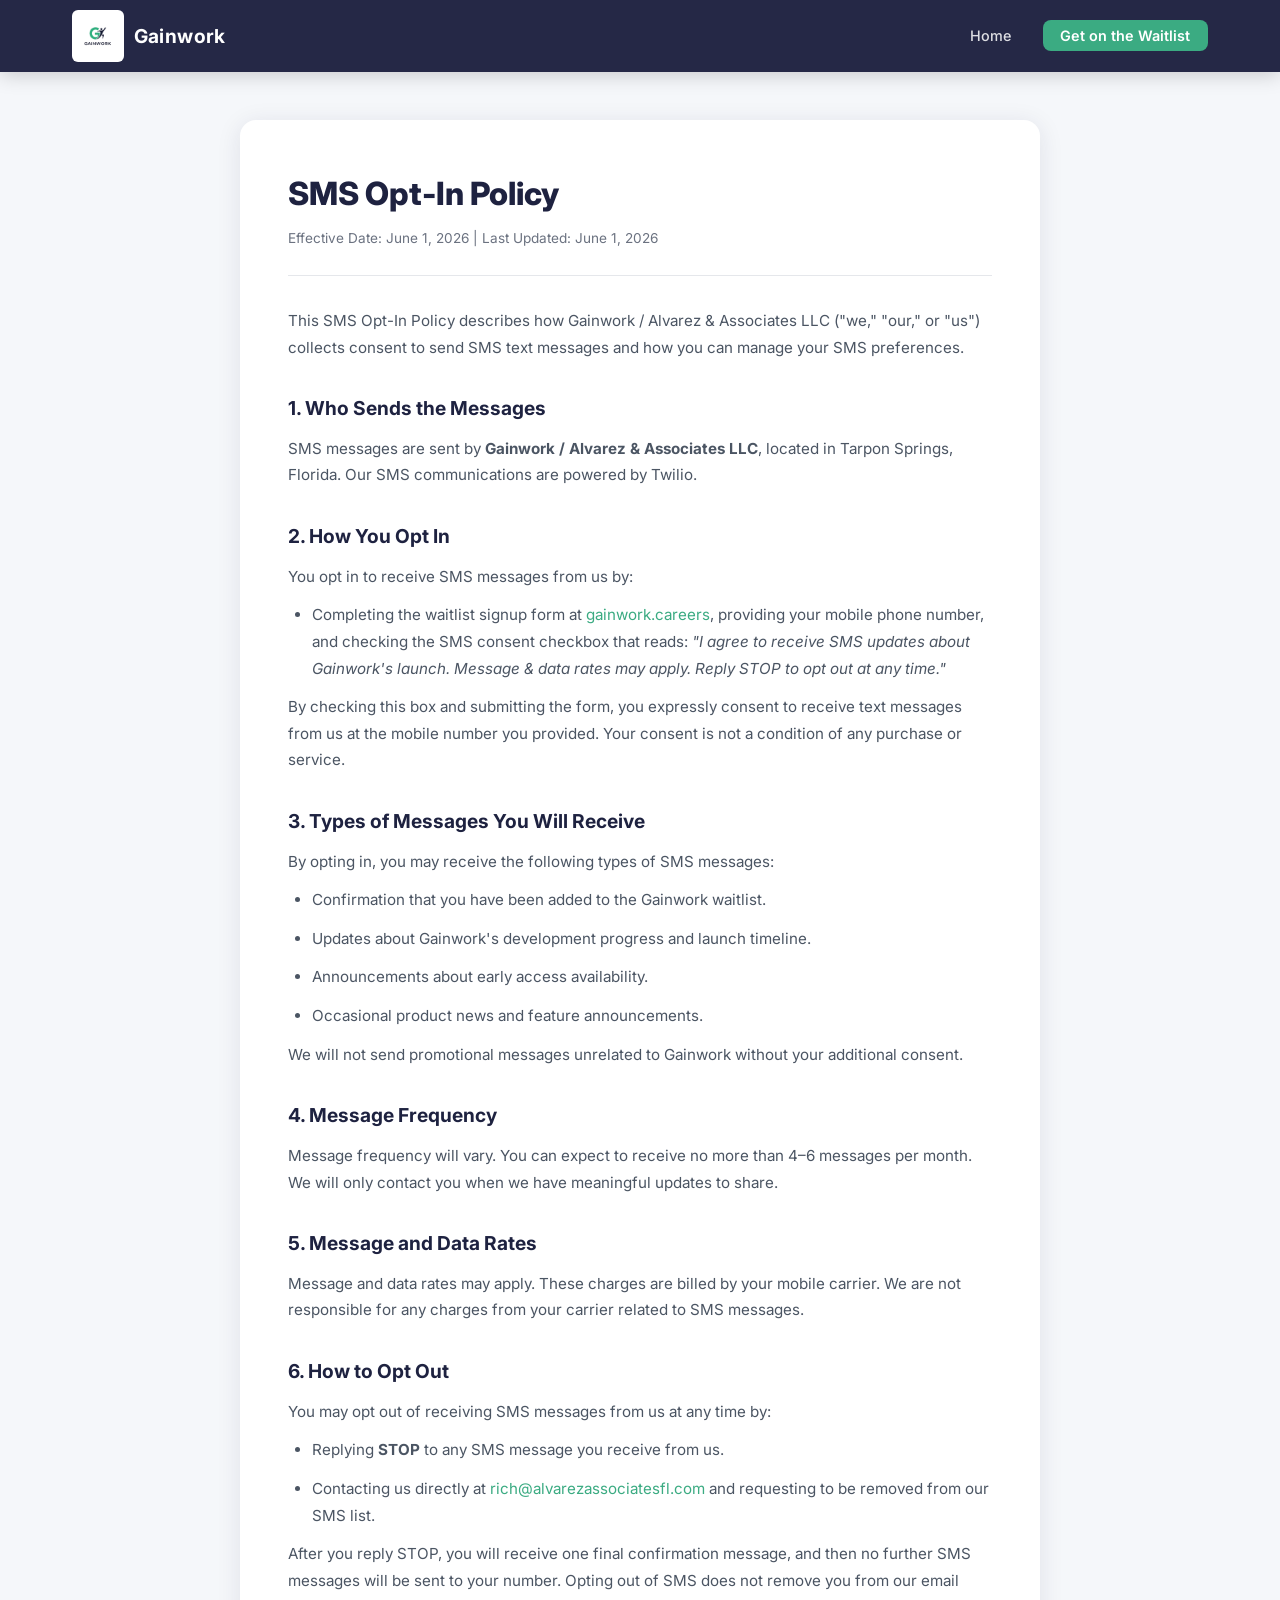
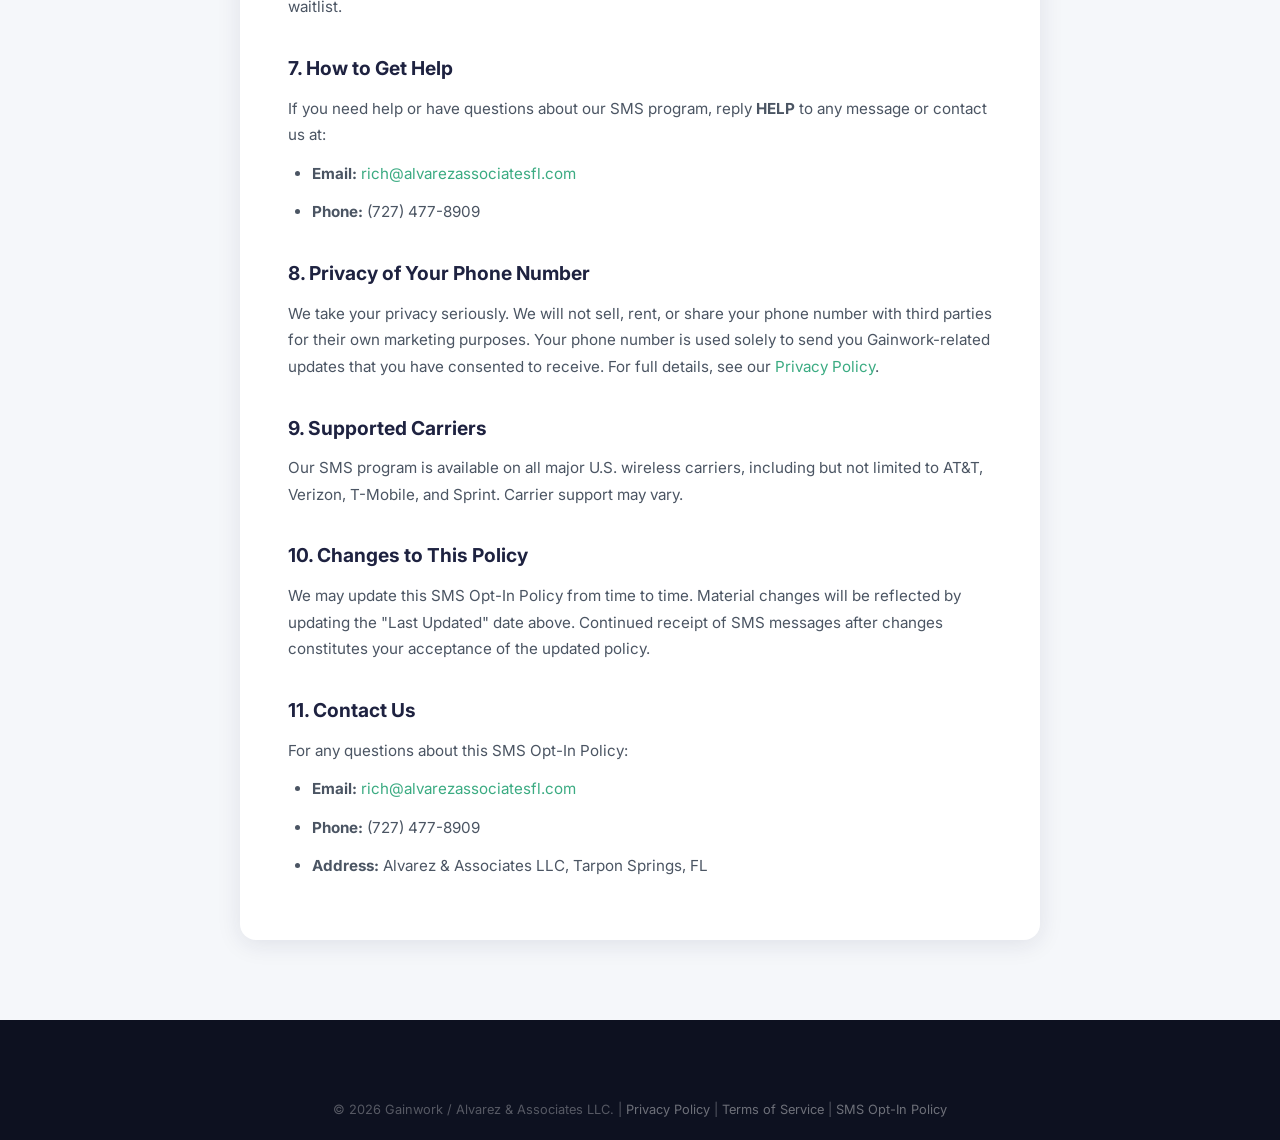
<file: opt-in.html>
<!DOCTYPE html>
<html lang="en">
<head>
  <meta charset="UTF-8" />
  <meta name="viewport" content="width=device-width, initial-scale=1.0" />
  <title>SMS Opt-In Policy — Gainwork</title>
  <link rel="preconnect" href="https://fonts.googleapis.com" />
  <link rel="preconnect" href="https://fonts.gstatic.com" crossorigin />
  <link href="https://fonts.googleapis.com/css2?family=Inter:wght@300;400;500;600;700;800&display=swap" rel="stylesheet" />
  <link rel="stylesheet" href="styles.css?v=5" />
</head>
<body>

  <nav class="navbar scrolled" id="navbar">
    <div class="nav-container">
      <a href="index.html" class="nav-logo">
        <img src="GainworkLogo.png" alt="Gainwork" class="logo-img" />
        <span class="logo-name">Gainwork</span>
      </a>
      <ul class="nav-links">
        <li><a href="index.html">Home</a></li>
        <li><a href="index.html#waitlist" class="nav-cta">Get on the Waitlist</a></li>
      </ul>
    </div>
  </nav>

  <div class="legal-page">
    <div class="legal-content">
      <h1>SMS Opt-In Policy</h1>
      <p class="legal-date">Effective Date: June 1, 2026 | Last Updated: June 1, 2026</p>

      <p>This SMS Opt-In Policy describes how Gainwork / Alvarez &amp; Associates LLC ("we," "our," or "us") collects consent to send SMS text messages and how you can manage your SMS preferences.</p>

      <h2>1. Who Sends the Messages</h2>
      <p>SMS messages are sent by <strong>Gainwork / Alvarez &amp; Associates LLC</strong>, located in Tarpon Springs, Florida. Our SMS communications are powered by Twilio.</p>

      <h2>2. How You Opt In</h2>
      <p>You opt in to receive SMS messages from us by:</p>
      <ul>
        <li>Completing the waitlist signup form at <a href="https://gainwork.careers">gainwork.careers</a>, providing your mobile phone number, and checking the SMS consent checkbox that reads: <em>"I agree to receive SMS updates about Gainwork's launch. Message &amp; data rates may apply. Reply STOP to opt out at any time."</em></li>
      </ul>
      <p>By checking this box and submitting the form, you expressly consent to receive text messages from us at the mobile number you provided. Your consent is not a condition of any purchase or service.</p>

      <h2>3. Types of Messages You Will Receive</h2>
      <p>By opting in, you may receive the following types of SMS messages:</p>
      <ul>
        <li>Confirmation that you have been added to the Gainwork waitlist.</li>
        <li>Updates about Gainwork's development progress and launch timeline.</li>
        <li>Announcements about early access availability.</li>
        <li>Occasional product news and feature announcements.</li>
      </ul>
      <p>We will not send promotional messages unrelated to Gainwork without your additional consent.</p>

      <h2>4. Message Frequency</h2>
      <p>Message frequency will vary. You can expect to receive no more than 4–6 messages per month. We will only contact you when we have meaningful updates to share.</p>

      <h2>5. Message and Data Rates</h2>
      <p>Message and data rates may apply. These charges are billed by your mobile carrier. We are not responsible for any charges from your carrier related to SMS messages.</p>

      <h2>6. How to Opt Out</h2>
      <p>You may opt out of receiving SMS messages from us at any time by:</p>
      <ul>
        <li>Replying <strong>STOP</strong> to any SMS message you receive from us.</li>
        <li>Contacting us directly at <a href="mailto:rich@alvarezassociatesfl.com">rich@alvarezassociatesfl.com</a> and requesting to be removed from our SMS list.</li>
      </ul>
      <p>After you reply STOP, you will receive one final confirmation message, and then no further SMS messages will be sent to your number. Opting out of SMS does not remove you from our email waitlist.</p>

      <h2>7. How to Get Help</h2>
      <p>If you need help or have questions about our SMS program, reply <strong>HELP</strong> to any message or contact us at:</p>
      <ul>
        <li><strong>Email:</strong> <a href="mailto:rich@alvarezassociatesfl.com">rich@alvarezassociatesfl.com</a></li>
        <li><strong>Phone:</strong> (727) 477-8909</li>
      </ul>

      <h2>8. Privacy of Your Phone Number</h2>
      <p>We take your privacy seriously. We will not sell, rent, or share your phone number with third parties for their own marketing purposes. Your phone number is used solely to send you Gainwork-related updates that you have consented to receive. For full details, see our <a href="privacy.html">Privacy Policy</a>.</p>

      <h2>9. Supported Carriers</h2>
      <p>Our SMS program is available on all major U.S. wireless carriers, including but not limited to AT&amp;T, Verizon, T-Mobile, and Sprint. Carrier support may vary.</p>

      <h2>10. Changes to This Policy</h2>
      <p>We may update this SMS Opt-In Policy from time to time. Material changes will be reflected by updating the "Last Updated" date above. Continued receipt of SMS messages after changes constitutes your acceptance of the updated policy.</p>

      <h2>11. Contact Us</h2>
      <p>For any questions about this SMS Opt-In Policy:</p>
      <ul>
        <li><strong>Email:</strong> <a href="mailto:rich@alvarezassociatesfl.com">rich@alvarezassociatesfl.com</a></li>
        <li><strong>Phone:</strong> (727) 477-8909</li>
        <li><strong>Address:</strong> Alvarez &amp; Associates LLC, Tarpon Springs, FL</li>
      </ul>
    </div>
  </div>

  <footer class="footer">
    <div class="footer-bottom">
      <p>© 2026 Gainwork / Alvarez &amp; Associates LLC. | <a href="privacy.html">Privacy Policy</a> | <a href="terms.html">Terms of Service</a> | <a href="opt-in.html">SMS Opt-In Policy</a></p>
    </div>
  </footer>

</body>
</html>
</file>
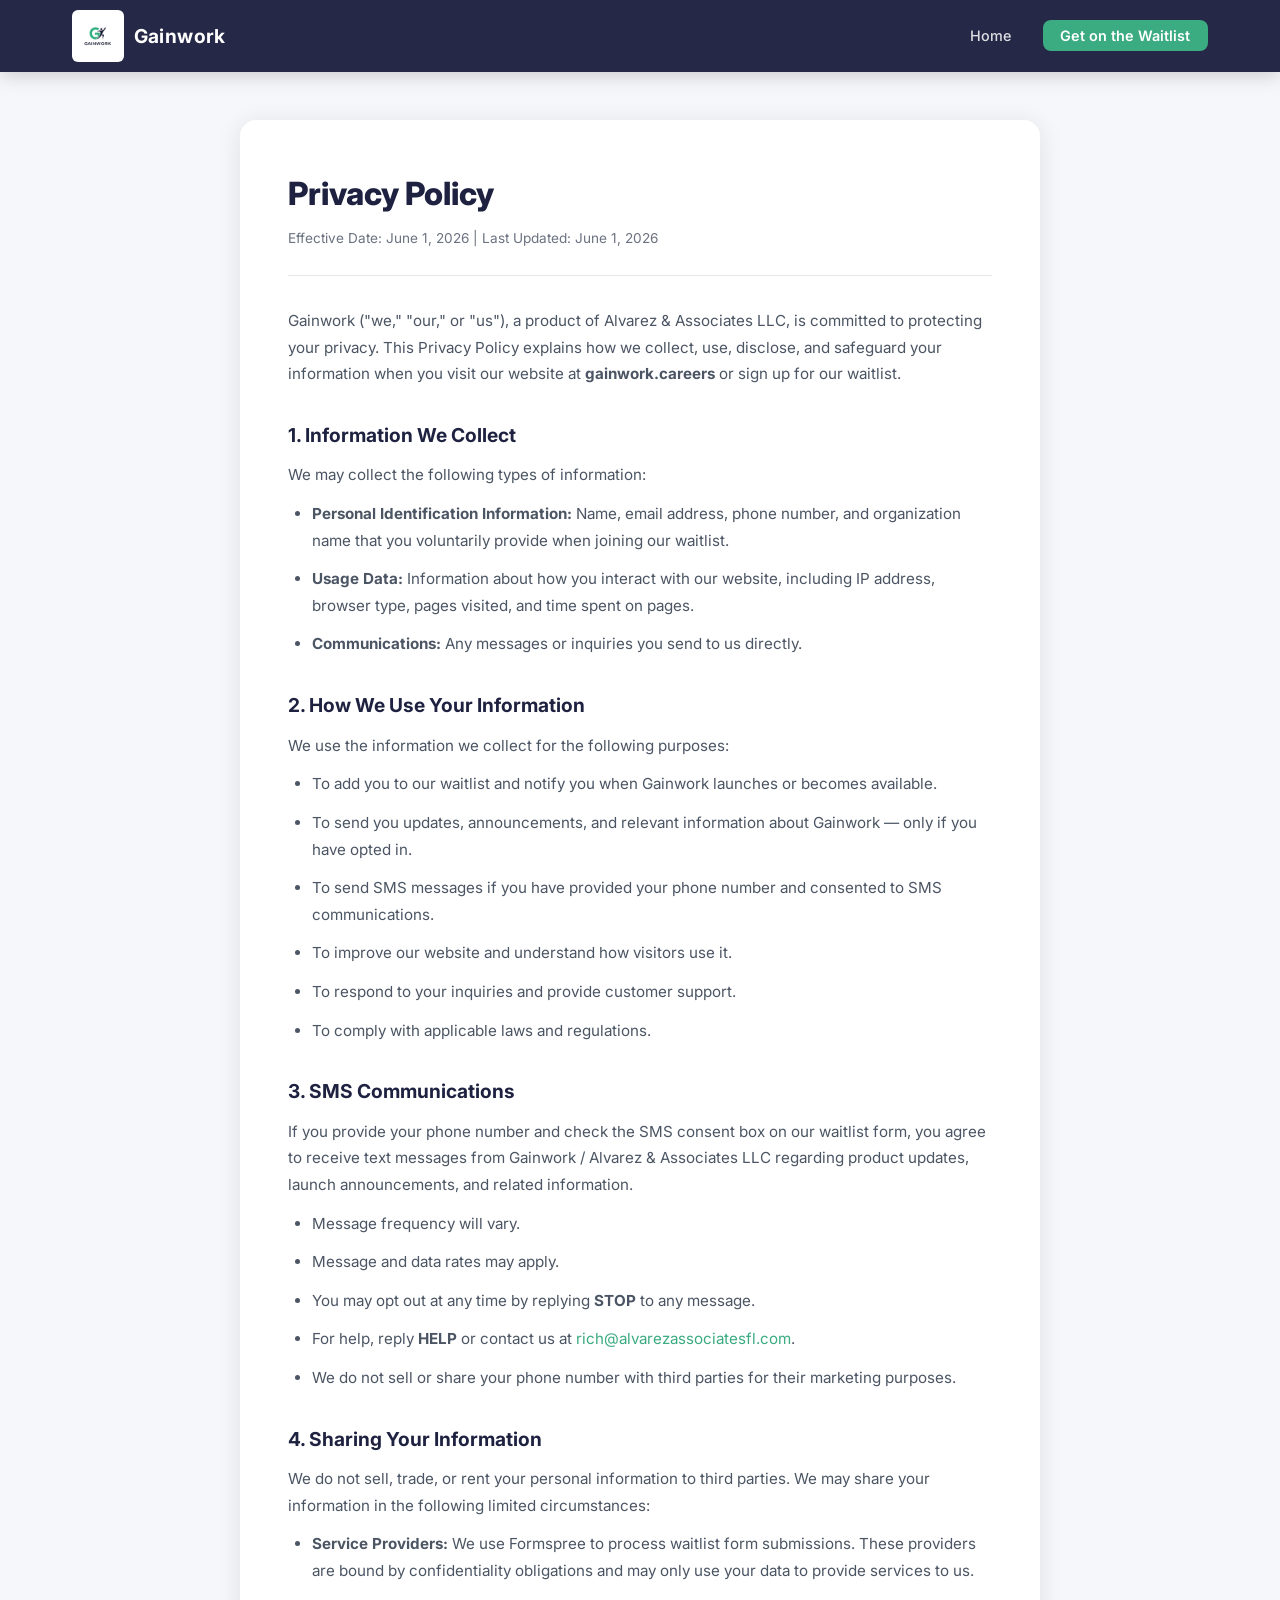
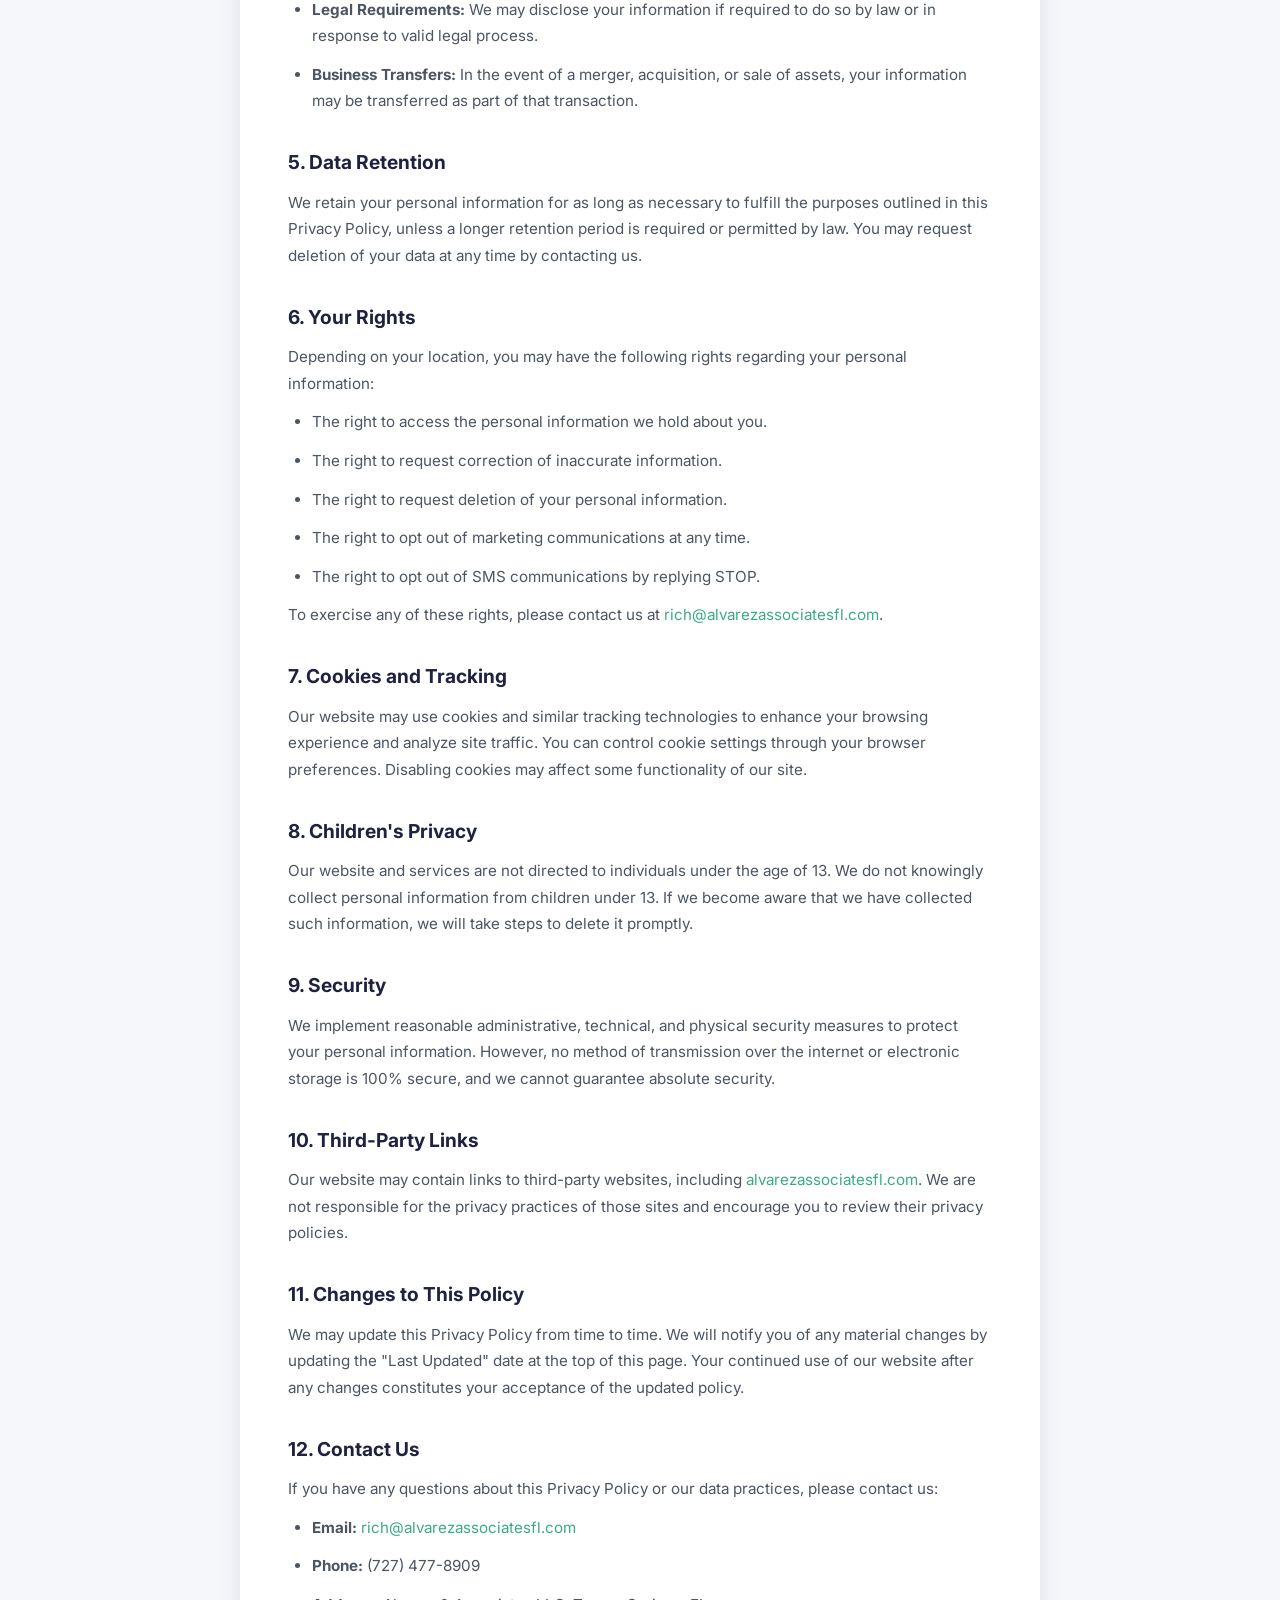
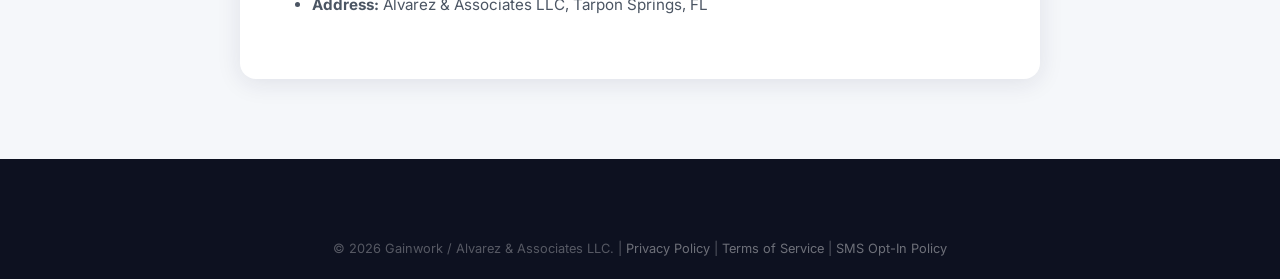
<file: privacy.html>
<!DOCTYPE html>
<html lang="en">
<head>
  <meta charset="UTF-8" />
  <meta name="viewport" content="width=device-width, initial-scale=1.0" />
  <title>Privacy Policy — Gainwork</title>
  <link rel="preconnect" href="https://fonts.googleapis.com" />
  <link rel="preconnect" href="https://fonts.gstatic.com" crossorigin />
  <link href="https://fonts.googleapis.com/css2?family=Inter:wght@300;400;500;600;700;800&display=swap" rel="stylesheet" />
  <link rel="stylesheet" href="styles.css?v=5" />
</head>
<body>

  <nav class="navbar scrolled" id="navbar">
    <div class="nav-container">
      <a href="index.html" class="nav-logo">
        <img src="GainworkLogo.png" alt="Gainwork" class="logo-img" />
        <span class="logo-name">Gainwork</span>
      </a>
      <ul class="nav-links">
        <li><a href="index.html">Home</a></li>
        <li><a href="index.html#waitlist" class="nav-cta">Get on the Waitlist</a></li>
      </ul>
    </div>
  </nav>

  <div class="legal-page">
    <div class="legal-content">
      <h1>Privacy Policy</h1>
      <p class="legal-date">Effective Date: June 1, 2026 | Last Updated: June 1, 2026</p>

      <p>Gainwork ("we," "our," or "us"), a product of Alvarez &amp; Associates LLC, is committed to protecting your privacy. This Privacy Policy explains how we collect, use, disclose, and safeguard your information when you visit our website at <strong>gainwork.careers</strong> or sign up for our waitlist.</p>

      <h2>1. Information We Collect</h2>
      <p>We may collect the following types of information:</p>
      <ul>
        <li><strong>Personal Identification Information:</strong> Name, email address, phone number, and organization name that you voluntarily provide when joining our waitlist.</li>
        <li><strong>Usage Data:</strong> Information about how you interact with our website, including IP address, browser type, pages visited, and time spent on pages.</li>
        <li><strong>Communications:</strong> Any messages or inquiries you send to us directly.</li>
      </ul>

      <h2>2. How We Use Your Information</h2>
      <p>We use the information we collect for the following purposes:</p>
      <ul>
        <li>To add you to our waitlist and notify you when Gainwork launches or becomes available.</li>
        <li>To send you updates, announcements, and relevant information about Gainwork — only if you have opted in.</li>
        <li>To send SMS messages if you have provided your phone number and consented to SMS communications.</li>
        <li>To improve our website and understand how visitors use it.</li>
        <li>To respond to your inquiries and provide customer support.</li>
        <li>To comply with applicable laws and regulations.</li>
      </ul>

      <h2>3. SMS Communications</h2>
      <p>If you provide your phone number and check the SMS consent box on our waitlist form, you agree to receive text messages from Gainwork / Alvarez &amp; Associates LLC regarding product updates, launch announcements, and related information.</p>
      <ul>
        <li>Message frequency will vary.</li>
        <li>Message and data rates may apply.</li>
        <li>You may opt out at any time by replying <strong>STOP</strong> to any message.</li>
        <li>For help, reply <strong>HELP</strong> or contact us at <a href="mailto:rich@alvarezassociatesfl.com">rich@alvarezassociatesfl.com</a>.</li>
        <li>We do not sell or share your phone number with third parties for their marketing purposes.</li>
      </ul>

      <h2>4. Sharing Your Information</h2>
      <p>We do not sell, trade, or rent your personal information to third parties. We may share your information in the following limited circumstances:</p>
      <ul>
        <li><strong>Service Providers:</strong> We use Formspree to process waitlist form submissions. These providers are bound by confidentiality obligations and may only use your data to provide services to us.</li>
        <li><strong>Legal Requirements:</strong> We may disclose your information if required to do so by law or in response to valid legal process.</li>
        <li><strong>Business Transfers:</strong> In the event of a merger, acquisition, or sale of assets, your information may be transferred as part of that transaction.</li>
      </ul>

      <h2>5. Data Retention</h2>
      <p>We retain your personal information for as long as necessary to fulfill the purposes outlined in this Privacy Policy, unless a longer retention period is required or permitted by law. You may request deletion of your data at any time by contacting us.</p>

      <h2>6. Your Rights</h2>
      <p>Depending on your location, you may have the following rights regarding your personal information:</p>
      <ul>
        <li>The right to access the personal information we hold about you.</li>
        <li>The right to request correction of inaccurate information.</li>
        <li>The right to request deletion of your personal information.</li>
        <li>The right to opt out of marketing communications at any time.</li>
        <li>The right to opt out of SMS communications by replying STOP.</li>
      </ul>
      <p>To exercise any of these rights, please contact us at <a href="mailto:rich@alvarezassociatesfl.com">rich@alvarezassociatesfl.com</a>.</p>

      <h2>7. Cookies and Tracking</h2>
      <p>Our website may use cookies and similar tracking technologies to enhance your browsing experience and analyze site traffic. You can control cookie settings through your browser preferences. Disabling cookies may affect some functionality of our site.</p>

      <h2>8. Children's Privacy</h2>
      <p>Our website and services are not directed to individuals under the age of 13. We do not knowingly collect personal information from children under 13. If we become aware that we have collected such information, we will take steps to delete it promptly.</p>

      <h2>9. Security</h2>
      <p>We implement reasonable administrative, technical, and physical security measures to protect your personal information. However, no method of transmission over the internet or electronic storage is 100% secure, and we cannot guarantee absolute security.</p>

      <h2>10. Third-Party Links</h2>
      <p>Our website may contain links to third-party websites, including <a href="https://alvarezassociatesfl.com" target="_blank">alvarezassociatesfl.com</a>. We are not responsible for the privacy practices of those sites and encourage you to review their privacy policies.</p>

      <h2>11. Changes to This Policy</h2>
      <p>We may update this Privacy Policy from time to time. We will notify you of any material changes by updating the "Last Updated" date at the top of this page. Your continued use of our website after any changes constitutes your acceptance of the updated policy.</p>

      <h2>12. Contact Us</h2>
      <p>If you have any questions about this Privacy Policy or our data practices, please contact us:</p>
      <ul>
        <li><strong>Email:</strong> <a href="mailto:rich@alvarezassociatesfl.com">rich@alvarezassociatesfl.com</a></li>
        <li><strong>Phone:</strong> (727) 477-8909</li>
        <li><strong>Address:</strong> Alvarez &amp; Associates LLC, Tarpon Springs, FL</li>
      </ul>
    </div>
  </div>

  <footer class="footer">
    <div class="footer-bottom">
      <p>© 2026 Gainwork / Alvarez &amp; Associates LLC. | <a href="privacy.html">Privacy Policy</a> | <a href="terms.html">Terms of Service</a> | <a href="opt-in.html">SMS Opt-In Policy</a></p>
    </div>
  </footer>

</body>
</html>
</file>
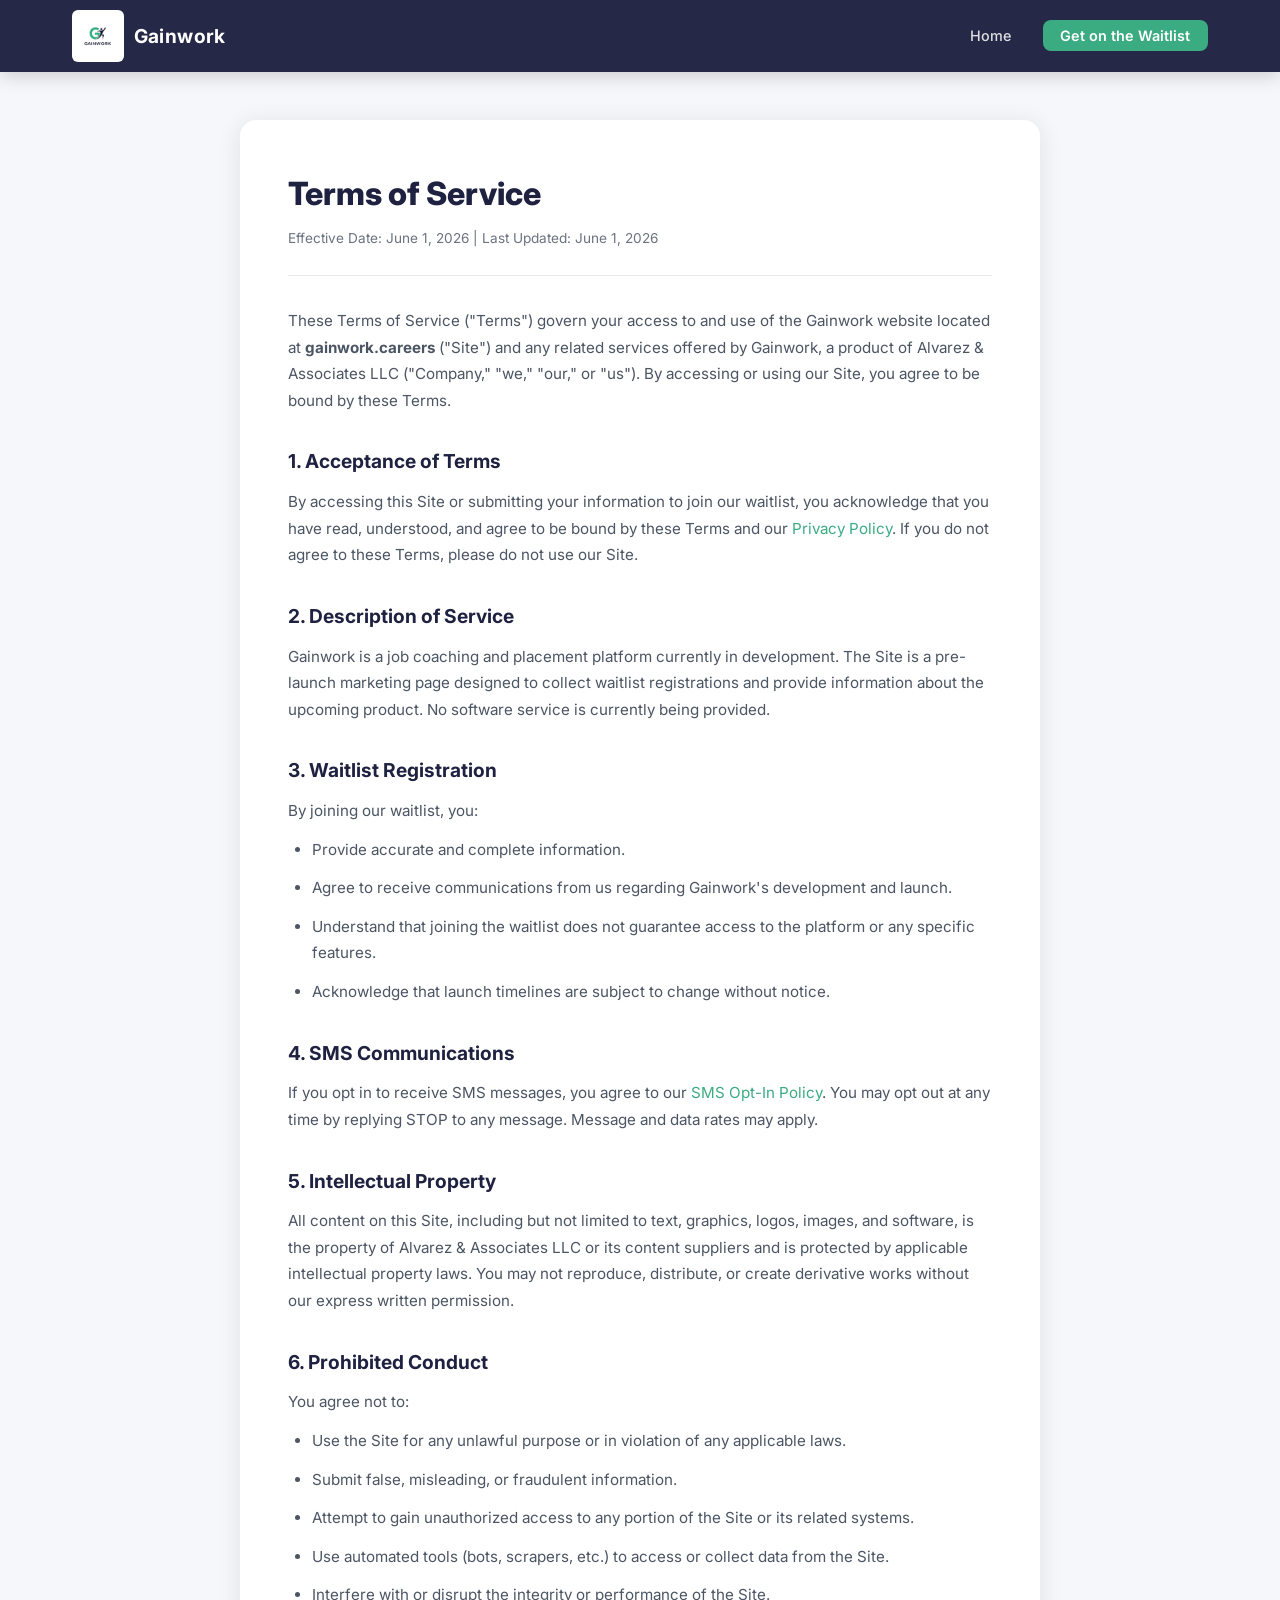
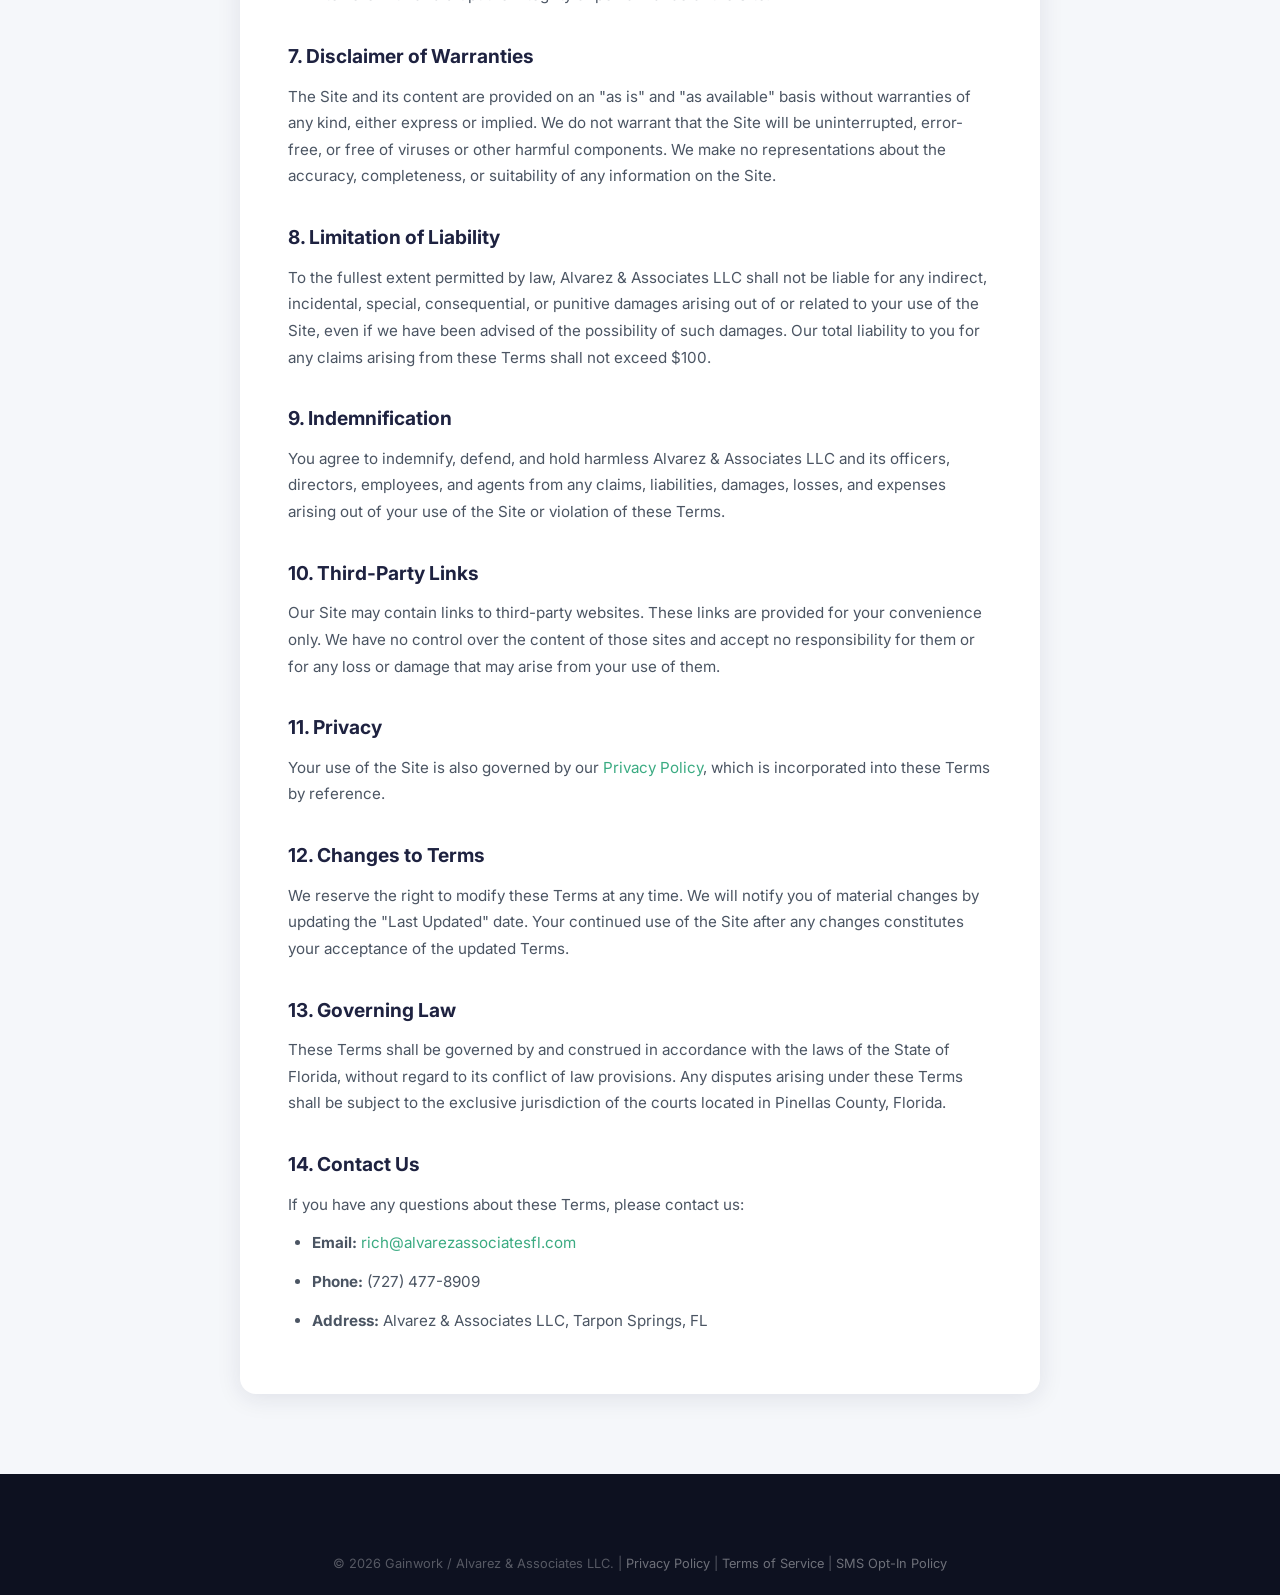
<file: terms.html>
<!DOCTYPE html>
<html lang="en">
<head>
  <meta charset="UTF-8" />
  <meta name="viewport" content="width=device-width, initial-scale=1.0" />
  <title>Terms of Service — Gainwork</title>
  <link rel="preconnect" href="https://fonts.googleapis.com" />
  <link rel="preconnect" href="https://fonts.gstatic.com" crossorigin />
  <link href="https://fonts.googleapis.com/css2?family=Inter:wght@300;400;500;600;700;800&display=swap" rel="stylesheet" />
  <link rel="stylesheet" href="styles.css?v=5" />
</head>
<body>

  <nav class="navbar scrolled" id="navbar">
    <div class="nav-container">
      <a href="index.html" class="nav-logo">
        <img src="GainworkLogo.png" alt="Gainwork" class="logo-img" />
        <span class="logo-name">Gainwork</span>
      </a>
      <ul class="nav-links">
        <li><a href="index.html">Home</a></li>
        <li><a href="index.html#waitlist" class="nav-cta">Get on the Waitlist</a></li>
      </ul>
    </div>
  </nav>

  <div class="legal-page">
    <div class="legal-content">
      <h1>Terms of Service</h1>
      <p class="legal-date">Effective Date: June 1, 2026 | Last Updated: June 1, 2026</p>

      <p>These Terms of Service ("Terms") govern your access to and use of the Gainwork website located at <strong>gainwork.careers</strong> ("Site") and any related services offered by Gainwork, a product of Alvarez &amp; Associates LLC ("Company," "we," "our," or "us"). By accessing or using our Site, you agree to be bound by these Terms.</p>

      <h2>1. Acceptance of Terms</h2>
      <p>By accessing this Site or submitting your information to join our waitlist, you acknowledge that you have read, understood, and agree to be bound by these Terms and our <a href="privacy.html">Privacy Policy</a>. If you do not agree to these Terms, please do not use our Site.</p>

      <h2>2. Description of Service</h2>
      <p>Gainwork is a job coaching and placement platform currently in development. The Site is a pre-launch marketing page designed to collect waitlist registrations and provide information about the upcoming product. No software service is currently being provided.</p>

      <h2>3. Waitlist Registration</h2>
      <p>By joining our waitlist, you:</p>
      <ul>
        <li>Provide accurate and complete information.</li>
        <li>Agree to receive communications from us regarding Gainwork's development and launch.</li>
        <li>Understand that joining the waitlist does not guarantee access to the platform or any specific features.</li>
        <li>Acknowledge that launch timelines are subject to change without notice.</li>
      </ul>

      <h2>4. SMS Communications</h2>
      <p>If you opt in to receive SMS messages, you agree to our <a href="opt-in.html">SMS Opt-In Policy</a>. You may opt out at any time by replying STOP to any message. Message and data rates may apply.</p>

      <h2>5. Intellectual Property</h2>
      <p>All content on this Site, including but not limited to text, graphics, logos, images, and software, is the property of Alvarez &amp; Associates LLC or its content suppliers and is protected by applicable intellectual property laws. You may not reproduce, distribute, or create derivative works without our express written permission.</p>

      <h2>6. Prohibited Conduct</h2>
      <p>You agree not to:</p>
      <ul>
        <li>Use the Site for any unlawful purpose or in violation of any applicable laws.</li>
        <li>Submit false, misleading, or fraudulent information.</li>
        <li>Attempt to gain unauthorized access to any portion of the Site or its related systems.</li>
        <li>Use automated tools (bots, scrapers, etc.) to access or collect data from the Site.</li>
        <li>Interfere with or disrupt the integrity or performance of the Site.</li>
      </ul>

      <h2>7. Disclaimer of Warranties</h2>
      <p>The Site and its content are provided on an "as is" and "as available" basis without warranties of any kind, either express or implied. We do not warrant that the Site will be uninterrupted, error-free, or free of viruses or other harmful components. We make no representations about the accuracy, completeness, or suitability of any information on the Site.</p>

      <h2>8. Limitation of Liability</h2>
      <p>To the fullest extent permitted by law, Alvarez &amp; Associates LLC shall not be liable for any indirect, incidental, special, consequential, or punitive damages arising out of or related to your use of the Site, even if we have been advised of the possibility of such damages. Our total liability to you for any claims arising from these Terms shall not exceed $100.</p>

      <h2>9. Indemnification</h2>
      <p>You agree to indemnify, defend, and hold harmless Alvarez &amp; Associates LLC and its officers, directors, employees, and agents from any claims, liabilities, damages, losses, and expenses arising out of your use of the Site or violation of these Terms.</p>

      <h2>10. Third-Party Links</h2>
      <p>Our Site may contain links to third-party websites. These links are provided for your convenience only. We have no control over the content of those sites and accept no responsibility for them or for any loss or damage that may arise from your use of them.</p>

      <h2>11. Privacy</h2>
      <p>Your use of the Site is also governed by our <a href="privacy.html">Privacy Policy</a>, which is incorporated into these Terms by reference.</p>

      <h2>12. Changes to Terms</h2>
      <p>We reserve the right to modify these Terms at any time. We will notify you of material changes by updating the "Last Updated" date. Your continued use of the Site after any changes constitutes your acceptance of the updated Terms.</p>

      <h2>13. Governing Law</h2>
      <p>These Terms shall be governed by and construed in accordance with the laws of the State of Florida, without regard to its conflict of law provisions. Any disputes arising under these Terms shall be subject to the exclusive jurisdiction of the courts located in Pinellas County, Florida.</p>

      <h2>14. Contact Us</h2>
      <p>If you have any questions about these Terms, please contact us:</p>
      <ul>
        <li><strong>Email:</strong> <a href="mailto:rich@alvarezassociatesfl.com">rich@alvarezassociatesfl.com</a></li>
        <li><strong>Phone:</strong> (727) 477-8909</li>
        <li><strong>Address:</strong> Alvarez &amp; Associates LLC, Tarpon Springs, FL</li>
      </ul>
    </div>
  </div>

  <footer class="footer">
    <div class="footer-bottom">
      <p>© 2026 Gainwork / Alvarez &amp; Associates LLC. | <a href="privacy.html">Privacy Policy</a> | <a href="terms.html">Terms of Service</a> | <a href="opt-in.html">SMS Opt-In Policy</a></p>
    </div>
  </footer>

</body>
</html>
</file>
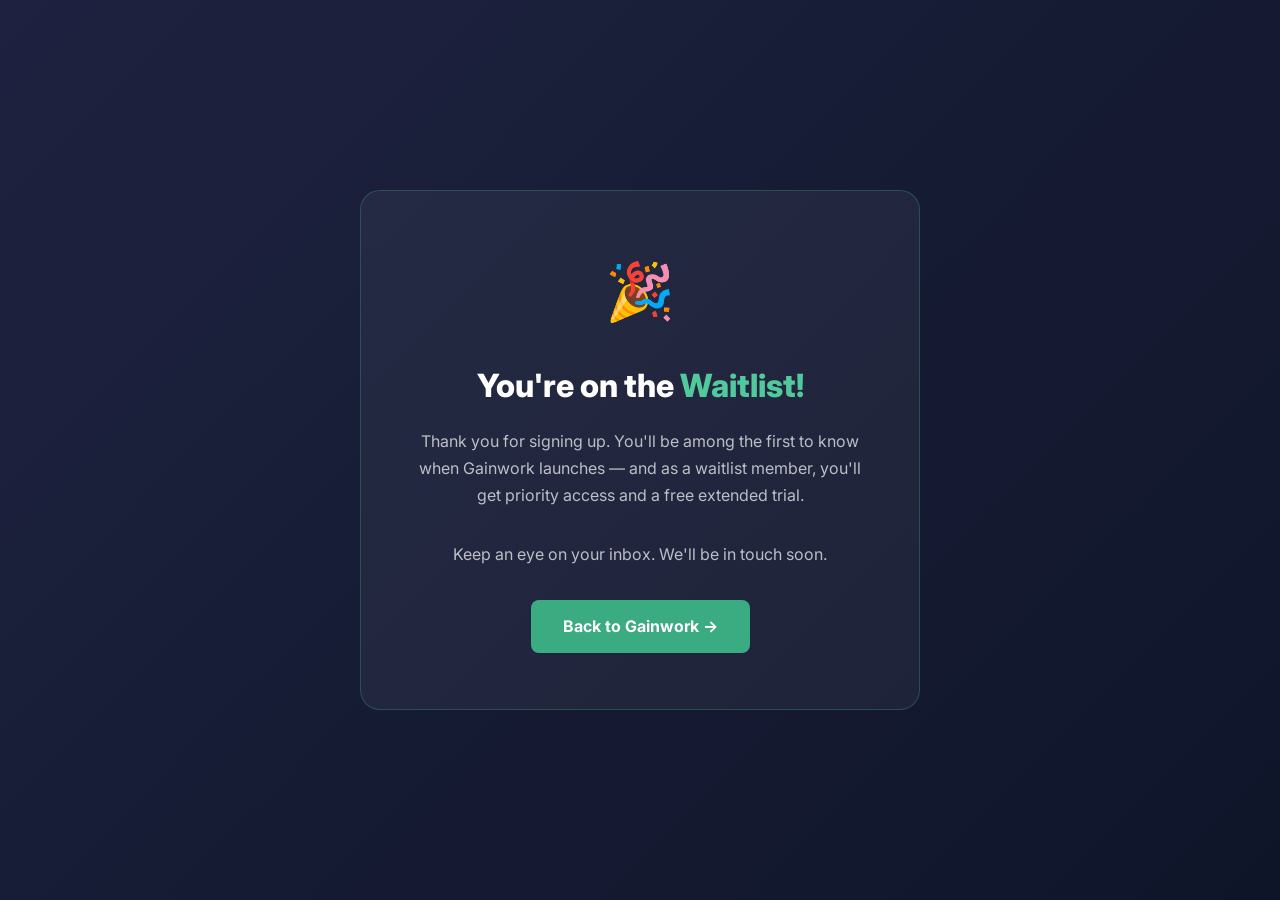
<file: thank-you.html>
<!DOCTYPE html>
<html lang="en">
<head>
  <meta charset="UTF-8" />
  <meta name="viewport" content="width=device-width, initial-scale=1.0" />
  <title>You're on the Waitlist! — Gainwork</title>
  <link rel="preconnect" href="https://fonts.googleapis.com" />
  <link rel="preconnect" href="https://fonts.gstatic.com" crossorigin />
  <link href="https://fonts.googleapis.com/css2?family=Inter:wght@300;400;500;600;700;800&display=swap" rel="stylesheet" />
  <link rel="stylesheet" href="styles.css?v=5" />
  <style>
    .thankyou-page {
      min-height: 100vh;
      display: flex;
      align-items: center;
      justify-content: center;
      background: linear-gradient(135deg, #1E2240 0%, #0F1529 100%);
      padding: 2rem;
    }
    .thankyou-card {
      background: rgba(255,255,255,0.05);
      border: 1px solid rgba(59,171,130,0.3);
      border-radius: 20px;
      padding: 3.5rem;
      max-width: 560px;
      text-align: center;
    }
    .thankyou-icon { font-size: 3.5rem; margin-bottom: 1.5rem; }
    .thankyou-card h1 {
      font-size: 2rem;
      font-weight: 800;
      color: #fff;
      margin-bottom: 1rem;
    }
    .thankyou-card h1 span { color: #52C99D; }
    .thankyou-card p {
      font-size: 1rem;
      color: rgba(255,255,255,0.7);
      line-height: 1.7;
      margin-bottom: 2rem;
    }
    .thankyou-card .btn-primary {
      display: inline-block;
      background: #3BAB82;
      color: #fff;
      padding: 0.85rem 2rem;
      border-radius: 8px;
      font-weight: 700;
      font-size: 1rem;
      text-decoration: none;
      transition: background 0.2s;
    }
    .thankyou-card .btn-primary:hover { background: #52C99D; }
  </style>
</head>
<body>
  <div class="thankyou-page">
    <div class="thankyou-card">
      <div class="thankyou-icon">🎉</div>
      <h1>You're on the <span>Waitlist!</span></h1>
      <p>Thank you for signing up. You'll be among the first to know when Gainwork launches — and as a waitlist member, you'll get priority access and a free extended trial.</p>
      <p>Keep an eye on your inbox. We'll be in touch soon.</p>
      <a href="index.html" class="btn-primary">Back to Gainwork →</a>
    </div>
  </div>
</body>
</html>
</file>
<file: styles.css>
/* ============================================================
   GAINWORK — styles.css
   Colors: #3BAB82 (green), #1E2240 (navy), #FFFFFF, #F5F7FA
   ============================================================ */

:root {
  --green: #3BAB82;
  --green-light: #52C99D;
  --green-dark: #2A8A67;
  --navy: #1E2240;
  --navy-light: #2A3060;
  --white: #FFFFFF;
  --off-white: #F5F7FA;
  --gray: #6B7280;
  --gray-light: #E5E7EB;
  --text: #111827;
  --text-mid: #4B5563;
  --border: rgba(59,171,130,0.2);
  --radius: 8px;
  --radius-lg: 16px;
  --font: 'Inter', -apple-system, BlinkMacSystemFont, sans-serif;
  --shadow: 0 4px 24px rgba(30,34,64,0.10);
  --shadow-lg: 0 8px 40px rgba(30,34,64,0.15);
}

*, *::before, *::after { box-sizing: border-box; margin: 0; padding: 0; }
html { scroll-behavior: smooth; }
body { font-family: var(--font); color: var(--text); background: var(--white); line-height: 1.6; }
img { max-width: 100%; display: block; }
a { color: inherit; text-decoration: none; }

/* ---- NAVBAR ---- */
.navbar {
  position: fixed;
  top: 0; left: 0; right: 0;
  z-index: 1000;
  height: 72px;
  background: transparent;
  transition: background 0.3s, box-shadow 0.3s;
}
.navbar.scrolled {
  background: rgba(30,34,64,0.97);
  backdrop-filter: blur(12px);
  box-shadow: 0 2px 20px rgba(0,0,0,0.2);
}
.nav-container {
  max-width: 1200px;
  height: 100%;
  margin: 0 auto;
  padding: 0 2rem;
  display: flex;
  align-items: center;
  justify-content: space-between;
}
.nav-logo {
  display: flex;
  align-items: center;
  gap: 0.6rem;
  text-decoration: none;
}
.logo-img {
  height: 52px;
  width: auto;
  object-fit: contain;
  background: white;
  border-radius: 6px;
  padding: 2px;
}
.logo-name {
  font-size: 1.2rem;
  font-weight: 700;
  color: var(--white);
  letter-spacing: 0.02em;
}
.nav-links {
  display: flex;
  align-items: center;
  gap: 2rem;
  list-style: none;
}
.nav-links a {
  font-size: 0.9rem;
  font-weight: 500;
  color: rgba(255,255,255,0.85);
  transition: color 0.2s;
}
.nav-links a:hover { color: var(--green-light); }
.nav-cta {
  background: var(--green) !important;
  color: var(--white) !important;
  padding: 0.45rem 1.1rem !important;
  border-radius: var(--radius);
  font-weight: 600 !important;
  transition: background 0.2s, transform 0.2s !important;
}
.nav-cta:hover { background: var(--green-light) !important; transform: translateY(-1px); }
.nav-toggle {
  display: none;
  flex-direction: column;
  gap: 5px;
  background: none;
  border: none;
  cursor: pointer;
  padding: 4px;
}
.nav-toggle span {
  display: block;
  width: 24px;
  height: 2px;
  background: var(--white);
  border-radius: 2px;
  transition: all 0.3s;
}

/* ---- HERO ---- */
.hero {
  position: relative;
  min-height: 100vh;
  display: flex;
  align-items: center;
  justify-content: center;
  background: linear-gradient(135deg, var(--navy) 0%, #0F1529 60%, #162040 100%);
  overflow: hidden;
  padding: 120px 2rem 80px;
}
.hero-bg {
  position: absolute;
  inset: 0;
  background:
    radial-gradient(ellipse 60% 50% at 70% 40%, rgba(59,171,130,0.15) 0%, transparent 70%),
    radial-gradient(ellipse 40% 60% at 20% 70%, rgba(59,171,130,0.08) 0%, transparent 70%);
  pointer-events: none;
}
.hero-content {
  position: relative;
  max-width: 780px;
  text-align: center;
  color: var(--white);
}
.hero-badge {
  display: inline-block;
  background: rgba(59,171,130,0.15);
  border: 1px solid rgba(59,171,130,0.4);
  color: var(--green-light);
  font-size: 0.82rem;
  font-weight: 600;
  letter-spacing: 0.05em;
  padding: 0.4rem 1rem;
  border-radius: 100px;
  margin-bottom: 1.5rem;
}
.hero h1 {
  font-size: clamp(2.2rem, 5vw, 3.6rem);
  font-weight: 800;
  line-height: 1.15;
  margin-bottom: 1.2rem;
  color: var(--white);
}
.hero h1 .accent { color: var(--green-light); }
.hero-sub {
  font-size: 1.1rem;
  color: rgba(255,255,255,0.75);
  max-width: 620px;
  margin: 0 auto 2.5rem;
  line-height: 1.7;
}
.hero-actions {
  display: flex;
  gap: 1rem;
  justify-content: center;
  flex-wrap: wrap;
  margin-bottom: 3.5rem;
}
.btn-primary {
  background: var(--green);
  color: var(--white);
  padding: 0.85rem 2rem;
  border-radius: var(--radius);
  font-weight: 700;
  font-size: 1rem;
  transition: background 0.2s, transform 0.2s;
  display: inline-block;
}
.btn-primary:hover { background: var(--green-light); transform: translateY(-2px); }
.btn-secondary {
  background: rgba(255,255,255,0.1);
  color: var(--white);
  padding: 0.85rem 2rem;
  border-radius: var(--radius);
  font-weight: 600;
  font-size: 1rem;
  border: 1px solid rgba(255,255,255,0.25);
  transition: background 0.2s;
  display: inline-block;
}
.btn-secondary:hover { background: rgba(255,255,255,0.18); }
.hero-stats {
  display: flex;
  align-items: center;
  justify-content: center;
  gap: 2.5rem;
  flex-wrap: wrap;
}
.stat { text-align: center; }
.stat-num {
  display: block;
  font-size: 2rem;
  font-weight: 800;
  color: var(--green-light);
  line-height: 1;
}
.stat-label {
  display: block;
  font-size: 0.78rem;
  color: rgba(255,255,255,0.6);
  margin-top: 0.3rem;
  text-transform: uppercase;
  letter-spacing: 0.05em;
}
.stat-divider {
  width: 1px;
  height: 40px;
  background: rgba(255,255,255,0.15);
}

/* ---- SHARED ---- */
.container { max-width: 1200px; margin: 0 auto; padding: 0 2rem; }
.section-label {
  font-size: 0.75rem;
  font-weight: 700;
  letter-spacing: 0.12em;
  text-transform: uppercase;
  color: var(--green);
  margin-bottom: 0.75rem;
}
section h2 {
  font-size: clamp(1.8rem, 3vw, 2.6rem);
  font-weight: 800;
  color: var(--navy);
  line-height: 1.2;
  margin-bottom: 1rem;
}
.section-sub {
  font-size: 1.05rem;
  color: var(--text-mid);
  max-width: 640px;
  line-height: 1.7;
  margin-bottom: 3rem;
  margin-left: auto;
  margin-right: auto;
  text-align: center;
}

/* ---- HOW IT WORKS ---- */
.how-it-works {
  padding: 100px 0;
  background: var(--off-white);
}
.how-it-works .container { text-align: center; }
.portals-grid {
  display: grid;
  grid-template-columns: repeat(3, 1fr);
  gap: 1.5rem;
  margin-top: 1rem;
}
.portal-card {
  background: var(--white);
  border: 1px solid var(--gray-light);
  border-radius: var(--radius-lg);
  padding: 2rem;
  text-align: left;
  transition: box-shadow 0.2s, transform 0.2s;
}
.portal-card:hover { box-shadow: var(--shadow-lg); transform: translateY(-4px); }
.portal-card--center {
  background: var(--navy);
  border-color: var(--navy);
  color: var(--white);
}
.portal-card--center .portal-features li { color: rgba(255,255,255,0.8); }
.portal-card--center .portal-features li::before { color: var(--green-light); }
.portal-icon {
  font-size: 2.2rem;
  margin-bottom: 1rem;
}
.portal-card h3 {
  font-size: 1.2rem;
  font-weight: 700;
  color: var(--navy);
  margin-bottom: 0.75rem;
}
.portal-card--center h3 { color: var(--white); }
.portal-card p {
  font-size: 0.92rem;
  color: var(--text-mid);
  line-height: 1.6;
  margin-bottom: 1.2rem;
}
.portal-card--center p { color: var(--white); }
.portal-features {
  list-style: none;
  display: flex;
  flex-direction: column;
  gap: 0.4rem;
}
.portal-features li {
  font-size: 0.85rem;
  color: var(--text-mid);
  padding-left: 1.2rem;
  position: relative;
}
.portal-features li::before {
  content: '✓';
  position: absolute;
  left: 0;
  color: var(--green);
  font-weight: 700;
}

/* ---- FEATURES ---- */
.features {
  padding: 100px 0;
  background: var(--white);
}
.features-grid {
  display: grid;
  grid-template-columns: repeat(3, 1fr);
  gap: 2rem;
  margin-top: 1rem;
}
.feature-item {
  padding: 1.5rem;
  border-radius: var(--radius-lg);
  border: 1px solid var(--gray-light);
  transition: border-color 0.2s, box-shadow 0.2s;
}
.feature-item:hover { border-color: var(--green); box-shadow: 0 0 0 3px rgba(59,171,130,0.08); }
.feature-icon { font-size: 1.8rem; margin-bottom: 0.75rem; }
.feature-item h4 {
  font-size: 1rem;
  font-weight: 700;
  color: var(--navy);
  margin-bottom: 0.5rem;
}
.feature-item p { font-size: 0.9rem; color: var(--text-mid); line-height: 1.6; }

/* ---- ABOUT ---- */
.about {
  padding: 100px 0;
  background: var(--off-white);
}
.about-inner {
  display: grid;
  grid-template-columns: 1fr 380px;
  gap: 4rem;
  align-items: center;
}
.about-text h2 { color: var(--navy); }
.about-text p {
  font-size: 1rem;
  color: var(--text-mid);
  line-height: 1.75;
  margin-bottom: 1rem;
}
.about-text a { color: var(--green); font-weight: 500; }
.about-text a:hover { text-decoration: underline; }
.about-badges {
  display: flex;
  flex-wrap: wrap;
  gap: 0.5rem;
  margin-top: 1.5rem;
}
.badge {
  background: rgba(59,171,130,0.12);
  color: var(--green-dark);
  font-size: 0.78rem;
  font-weight: 600;
  padding: 0.3rem 0.8rem;
  border-radius: 100px;
  border: 1px solid rgba(59,171,130,0.25);
}
.about-logo {
  display: flex;
  align-items: center;
  justify-content: center;
}
.about-logo img {
  max-width: 280px;
  border-radius: var(--radius-lg);
  background: white;
  padding: 2rem;
  box-shadow: var(--shadow);
}

/* ---- WAITLIST ---- */
.waitlist {
  padding: 100px 0;
  background: linear-gradient(135deg, var(--navy) 0%, #0F1529 100%);
}
.waitlist-card {
  max-width: 760px;
  margin: 0 auto;
  text-align: center;
}
.waitlist-card h2 { color: var(--white); margin-bottom: 0.75rem; }
.waitlist-sub {
  font-size: 1rem;
  color: rgba(255,255,255,0.7);
  line-height: 1.7;
  margin-bottom: 2.5rem;
}
.waitlist-form {
  background: rgba(255,255,255,0.05);
  border: 1px solid rgba(255,255,255,0.1);
  border-radius: var(--radius-lg);
  padding: 2.5rem;
  text-align: left;
}
.form-row {
  display: grid;
  grid-template-columns: 1fr 1fr;
  gap: 1rem;
  margin-bottom: 1rem;
}
.form-group {
  display: flex;
  flex-direction: column;
  gap: 0.4rem;
}
.form-group--full { margin-bottom: 1rem; }
.form-group label {
  font-size: 0.82rem;
  font-weight: 600;
  color: rgba(255,255,255,0.8);
  letter-spacing: 0.03em;
}
.form-group input,
.form-group select {
  background: rgba(255,255,255,0.08);
  border: 1px solid rgba(255,255,255,0.15);
  border-radius: var(--radius);
  padding: 0.65rem 0.9rem;
  font-size: 0.95rem;
  color: var(--white);
  font-family: var(--font);
  transition: border-color 0.2s;
  width: 100%;
}
.form-group input::placeholder { color: rgba(255,255,255,0.35); }
.form-group input:focus,
.form-group select:focus {
  outline: none;
  border-color: var(--green);
  background: rgba(255,255,255,0.12);
}
.form-group select option { background: var(--navy); color: var(--white); }
.sms-consent {
  margin: 1.2rem 0 1.5rem;
  padding: 1rem;
  background: rgba(59,171,130,0.08);
  border: 1px solid rgba(59,171,130,0.2);
  border-radius: var(--radius);
}
.checkbox-label {
  display: flex;
  gap: 0.75rem;
  align-items: flex-start;
  cursor: pointer;
}
.checkbox-label input[type="checkbox"] {
  width: 16px;
  height: 16px;
  flex-shrink: 0;
  margin-top: 2px;
  accent-color: var(--green);
}
.checkbox-label span {
  font-size: 0.8rem;
  color: rgba(255,255,255,0.65);
  line-height: 1.5;
}
.checkbox-label a { color: var(--green-light); text-decoration: underline; }
.btn-submit {
  width: 100%;
  background: var(--green);
  color: var(--white);
  border: none;
  padding: 0.9rem 2rem;
  border-radius: var(--radius);
  font-size: 1rem;
  font-weight: 700;
  font-family: var(--font);
  cursor: pointer;
  transition: background 0.2s, transform 0.2s;
}
.btn-submit:hover { background: var(--green-light); transform: translateY(-1px); }

/* ---- FOOTER ---- */
.footer {
  background: #0D1120;
  padding: 60px 0 0;
}
.footer-inner {
  display: grid;
  grid-template-columns: 1fr auto;
  gap: 4rem;
  padding-bottom: 3rem;
  border-bottom: 1px solid rgba(255,255,255,0.08);
}
.footer-brand img.footer-logo {
  height: 48px;
  width: auto;
  background: white;
  border-radius: 8px;
  padding: 4px;
  margin-bottom: 0.75rem;
}
.footer-brand p { font-size: 0.88rem; color: rgba(255,255,255,0.5); line-height: 1.6; }
.footer-links { display: flex; gap: 3rem; }
.footer-col { display: flex; flex-direction: column; gap: 0.6rem; }
.footer-col h5 {
  font-size: 0.78rem;
  font-weight: 700;
  letter-spacing: 0.1em;
  text-transform: uppercase;
  color: rgba(255,255,255,0.4);
  margin-bottom: 0.25rem;
}
.footer-col a {
  font-size: 0.88rem;
  color: rgba(255,255,255,0.65);
  transition: color 0.2s;
}
.footer-col a:hover { color: var(--green-light); }
.footer-bottom {
  padding: 1.25rem 2rem;
  text-align: center;
}
.footer-bottom p { font-size: 0.8rem; color: rgba(255,255,255,0.3); }
.footer-bottom a { color: rgba(255,255,255,0.4); }
.footer-bottom a:hover { color: var(--green-light); }

/* ---- RESPONSIVE ---- */
@media (max-width: 900px) {
  .portals-grid { grid-template-columns: 1fr; }
  .features-grid { grid-template-columns: repeat(2, 1fr); }
  .about-inner { grid-template-columns: 1fr; }
  .about-logo { display: none; }
  .footer-inner { grid-template-columns: 1fr; gap: 2rem; }
  .footer-links { flex-wrap: wrap; gap: 2rem; }
}

@media (max-width: 768px) {
  .nav-links {
    display: none;
    position: fixed;
    top: 72px; left: 0; right: 0;
    background: var(--navy);
    flex-direction: column;
    padding: 1.5rem 2rem;
    gap: 1rem;
    border-top: 1px solid rgba(255,255,255,0.1);
  }
  .nav-links.open { display: flex; }
  .nav-toggle { display: flex; }
  .form-row { grid-template-columns: 1fr; }
  .features-grid { grid-template-columns: 1fr; }
  .hero-stats { gap: 1.5rem; }
  .stat-divider { display: none; }
}

/* ---- LEGAL PAGES ---- */
.legal-page {
  min-height: 100vh;
  padding: 120px 2rem 80px;
  background: var(--off-white);
}
.legal-page .legal-content {
  max-width: 800px;
  margin: 0 auto;
  background: var(--white);
  border-radius: var(--radius-lg);
  padding: 3rem;
  box-shadow: var(--shadow);
}
.legal-page h1 {
  font-size: 2rem;
  font-weight: 800;
  color: var(--navy);
  margin-bottom: 0.5rem;
}
.legal-page .legal-date {
  font-size: 0.85rem;
  color: var(--gray);
  margin-bottom: 2rem;
  padding-bottom: 1.5rem;
  border-bottom: 1px solid var(--gray-light);
}
.legal-page h2 {
  font-size: 1.2rem;
  font-weight: 700;
  color: var(--navy);
  margin: 2rem 0 0.75rem;
}
.legal-page p, .legal-page li {
  font-size: 0.95rem;
  color: var(--text-mid);
  line-height: 1.75;
  margin-bottom: 0.75rem;
}
.legal-page ul { padding-left: 1.5rem; }
.legal-page a { color: var(--green); }

/* ---- HERO LOGO ---- */
.hero-logo-large {
  width: 160px;
  max-width: 50vw;
  height: auto;
  display: block;
  margin: 0 auto 24px;
  background: rgba(255,255,255,0.95);
  border-radius: 12px;
  padding: 10px 14px;
  box-shadow: 0 4px 20px rgba(0,0,0,0.2);
}

/* ---- DEMO SECTION ---- */
.demo-section {
  padding: 100px 0;
  background: var(--navy);
}
.demo-section .container { text-align: center; }
.demo-warning {
  display: inline-flex; align-items: center; gap: 8px;
  background: rgba(255,193,7,0.12); border: 1px solid rgba(255,193,7,0.3);
  color: #ffc107; padding: 8px 18px; border-radius: 8px;
  font-size: 0.82rem; font-weight: 600; margin-bottom: 28px;
}
.demo-tabs {
  display: flex; gap: 8px; margin-bottom: 28px;
  flex-wrap: wrap; justify-content: center;
}
.demo-tab {
  padding: 10px 22px; border-radius: 8px;
  border: 2px solid rgba(255,255,255,0.15);
  background: transparent; color: rgba(255,255,255,0.6);
  font-weight: 600; font-size: 0.88rem; cursor: pointer;
  transition: all 0.2s; font-family: var(--font);
}
.demo-tab.active { background: var(--green); color: white; border-color: var(--green); }
.demo-tab:hover:not(.active) { border-color: var(--green-light); color: var(--green-light); }
.demo-panel { display: none; text-align: left; }
.demo-panel.active { display: block; }
.demo-window {
  background: #f0f4f8; border-radius: 16px; overflow: hidden;
  box-shadow: 0 24px 64px rgba(0,0,0,0.5);
}
.demo-titlebar {
  background: #e2e8f0; padding: 10px 16px;
  display: flex; align-items: center; gap: 6px;
}
.demo-dot { width: 12px; height: 12px; border-radius: 50%; flex-shrink: 0; }
.demo-dot.red { background: #ff5f57; }
.demo-dot.yellow { background: #ffbd2e; }
.demo-dot.green { background: #28c840; }
.demo-url {
  flex: 1; background: white; border-radius: 6px;
  padding: 4px 12px; font-size: 0.78rem; color: #666; margin-left: 10px;
}

/* Job Coach Demo */
.jc-layout { display: grid; grid-template-columns: 210px 1fr; min-height: 460px; }
.jc-sidebar { background: var(--navy); padding: 16px 0; }
.jc-sidebar-logo { padding: 0 16px 16px; border-bottom: 1px solid rgba(255,255,255,0.1); margin-bottom: 8px; }
.jc-sidebar-logo span { font-weight: 800; color: var(--green-light); font-size: 1.05rem; }
.jc-nav-item {
  display: flex; align-items: center; gap: 8px;
  padding: 9px 16px; color: rgba(255,255,255,0.6);
  font-size: 0.82rem; font-weight: 500; cursor: pointer;
  transition: all 0.2s; border-left: 3px solid transparent;
}
.jc-nav-item:hover, .jc-nav-item.active {
  background: rgba(59,171,130,0.12); color: var(--green-light);
  border-left-color: var(--green-light);
}
.jc-main { background: #f8fafc; padding: 20px; overflow: auto; }
.jc-header { display: flex; justify-content: space-between; align-items: center; margin-bottom: 16px; }
.jc-header h3 { font-size: 1rem; font-weight: 700; color: var(--navy); }
.jc-stats { display: grid; grid-template-columns: repeat(4, 1fr); gap: 10px; margin-bottom: 16px; }
.jc-stat-card { background: white; border-radius: 8px; padding: 12px; border: 1px solid #e2e8f0; text-align: center; }
.jc-num { font-size: 1.5rem; font-weight: 800; color: var(--green); line-height: 1; }
.jc-lbl { font-size: 0.68rem; color: #888; margin-top: 3px; }
.jc-table { background: white; border-radius: 8px; border: 1px solid #e2e8f0; overflow: hidden; }
.jc-table-header {
  display: grid; grid-template-columns: 2fr 1.2fr 1fr 1fr 1fr;
  padding: 8px 14px; background: #f1f5f9;
  font-size: 0.7rem; font-weight: 700; color: #888; text-transform: uppercase; letter-spacing: 0.5px;
}
.jc-table-row {
  display: grid; grid-template-columns: 2fr 1.2fr 1fr 1fr 1fr;
  padding: 10px 14px; border-top: 1px solid #f1f5f9;
  font-size: 0.8rem; align-items: center; cursor: pointer; transition: background 0.15s;
}
.jc-table-row:hover { background: #f8fafc; }
.jc-avatar {
  width: 26px; height: 26px; border-radius: 50%;
  display: inline-flex; align-items: center; justify-content: center;
  font-size: 0.65rem; font-weight: 700; color: white; margin-right: 7px; flex-shrink: 0;
}
.jc-name { display: flex; align-items: center; font-weight: 600; color: var(--navy); }
.pill { display: inline-block; padding: 2px 9px; border-radius: 100px; font-size: 0.7rem; font-weight: 600; }
.pill-green { background: #d1fae5; color: #065f46; }
.pill-yellow { background: #fef3c7; color: #92400e; }
.pill-blue { background: #dbeafe; color: #1e40af; }
.pill-gray { background: #f1f5f9; color: #475569; }
.match-btn {
  background: var(--green); color: white; border: none;
  padding: 4px 10px; border-radius: 5px; font-size: 0.72rem;
  font-weight: 600; cursor: pointer; transition: background 0.2s; font-family: var(--font);
}
.match-btn:hover { background: var(--green-dark); }

/* Job Seeker Demo */
.js-layout { display: grid; grid-template-columns: 190px 1fr; min-height: 460px; }
.js-sidebar { background: #1a3a5c; padding: 16px 0; }
.js-sidebar-logo { padding: 0 16px 16px; border-bottom: 1px solid rgba(255,255,255,0.1); margin-bottom: 8px; }
.js-sidebar-logo span { font-weight: 800; color: var(--green-light); font-size: 1.05rem; }
.js-nav-item {
  display: flex; align-items: center; gap: 8px;
  padding: 9px 16px; color: rgba(255,255,255,0.6);
  font-size: 0.82rem; font-weight: 500; cursor: pointer;
  transition: all 0.2s; border-left: 3px solid transparent;
}
.js-nav-item:hover, .js-nav-item.active { background: rgba(59,171,130,0.12); color: var(--green-light); border-left-color: var(--green-light); }
.js-main { background: #f8fafc; padding: 20px; }
.js-welcome {
  background: linear-gradient(135deg, var(--navy) 0%, #1a3a5c 100%);
  border-radius: 10px; padding: 16px 20px; margin-bottom: 16px; color: white;
}
.js-welcome h3 { font-size: 0.95rem; font-weight: 700; margin-bottom: 3px; }
.js-welcome p { font-size: 0.8rem; color: rgba(255,255,255,0.7); }
.js-progress { margin-top: 10px; }
.js-progress-label { display: flex; justify-content: space-between; font-size: 0.72rem; color: rgba(255,255,255,0.65); margin-bottom: 5px; }
.js-progress-bar { background: rgba(255,255,255,0.2); border-radius: 100px; height: 7px; }
.js-progress-fill { background: var(--green-light); border-radius: 100px; height: 7px; width: 65%; }
.js-cards { display: grid; grid-template-columns: repeat(2, 1fr); gap: 10px; margin-bottom: 14px; }
.js-card {
  background: white; border-radius: 8px; padding: 14px;
  border: 1px solid #e2e8f0; cursor: pointer; transition: all 0.2s;
}
.js-card:hover { border-color: var(--green); transform: translateY(-2px); }
.js-card-icon { font-size: 1.4rem; margin-bottom: 6px; }
.js-card h4 { font-size: 0.82rem; font-weight: 700; color: var(--navy); margin-bottom: 2px; }
.js-card p { font-size: 0.72rem; color: #888; }
.js-jobs { background: white; border-radius: 8px; border: 1px solid #e2e8f0; overflow: hidden; }
.js-jobs-header { padding: 10px 14px; background: #f1f5f9; font-size: 0.78rem; font-weight: 700; color: var(--navy); }
.js-job-row { display: flex; align-items: center; justify-content: space-between; padding: 10px 14px; border-top: 1px solid #f1f5f9; }
.js-job-title { font-size: 0.82rem; font-weight: 600; color: var(--navy); }
.js-job-co { font-size: 0.72rem; color: #888; margin-top: 1px; }
.apply-btn {
  background: var(--navy); color: white; border: none;
  padding: 5px 11px; border-radius: 5px; font-size: 0.72rem;
  font-weight: 600; cursor: pointer; transition: background 0.2s; font-family: var(--font);
  white-space: nowrap;
}
.apply-btn:hover { background: var(--green); }

/* Employer Demo */
.emp-layout { min-height: 460px; background: #f8fafc; padding: 20px; }
.emp-header { display: flex; justify-content: space-between; align-items: center; margin-bottom: 16px; }
.emp-header h3 { font-size: 1rem; font-weight: 700; color: var(--navy); }
.emp-post-btn {
  background: var(--green); color: white; border: none;
  padding: 8px 16px; border-radius: 7px; font-size: 0.82rem;
  font-weight: 600; cursor: pointer; font-family: var(--font);
}
.emp-jobs { display: grid; gap: 12px; }
.emp-job-card {
  background: white; border-radius: 10px; padding: 16px;
  border: 1px solid #e2e8f0; display: flex;
  justify-content: space-between; align-items: flex-start; gap: 16px;
}
.emp-job-info h4 { font-size: 0.9rem; font-weight: 700; color: var(--navy); margin-bottom: 3px; }
.emp-job-info p { font-size: 0.78rem; color: #888; margin-bottom: 8px; }
.emp-tags { display: flex; gap: 5px; flex-wrap: wrap; }
.emp-tag { background: #f1f5f9; color: #475569; padding: 2px 8px; border-radius: 100px; font-size: 0.68rem; font-weight: 600; }
.emp-job-stats { text-align: right; flex-shrink: 0; }
.emp-big { font-size: 1.6rem; font-weight: 800; color: var(--green); line-height: 1; }
.emp-small { font-size: 0.7rem; color: #888; margin-bottom: 6px; }
.view-btn {
  display: block; background: var(--navy); color: white; border: none;
  padding: 5px 12px; border-radius: 5px; font-size: 0.72rem;
  font-weight: 600; cursor: pointer; font-family: var(--font);
  white-space: nowrap;
}
.view-btn:hover { background: var(--green); }

/* Waitlist discount badge */
.discount-badge {
  display: inline-flex; align-items: center; gap: 8px;
  background: rgba(59,171,130,0.15); border: 2px solid rgba(59,171,130,0.4);
  color: var(--green-light); padding: 10px 22px; border-radius: 100px;
  font-size: 0.9rem; font-weight: 700; margin-bottom: 28px;
}
.waitlist-card h2 .accent { color: var(--green-light); }
.waitlist-success { padding: 20px 0; }

@media (max-width: 768px) {
  .jc-layout, .js-layout { grid-template-columns: 1fr; }
  .jc-sidebar, .js-sidebar { display: none; }
  .jc-stats { grid-template-columns: repeat(2, 1fr); }
  .jc-table-header, .jc-table-row { grid-template-columns: 2fr 1fr 1fr; }
  .jc-table-header span:nth-child(4), .jc-table-header span:nth-child(5),
  .jc-table-row span:nth-child(4), .jc-table-row span:nth-child(5) { display: none; }
  .js-cards { grid-template-columns: 1fr; }
  .emp-job-card { flex-direction: column; }
  .emp-job-stats { text-align: left; }
  .demo-tabs { justify-content: flex-start; }
}
</file>
